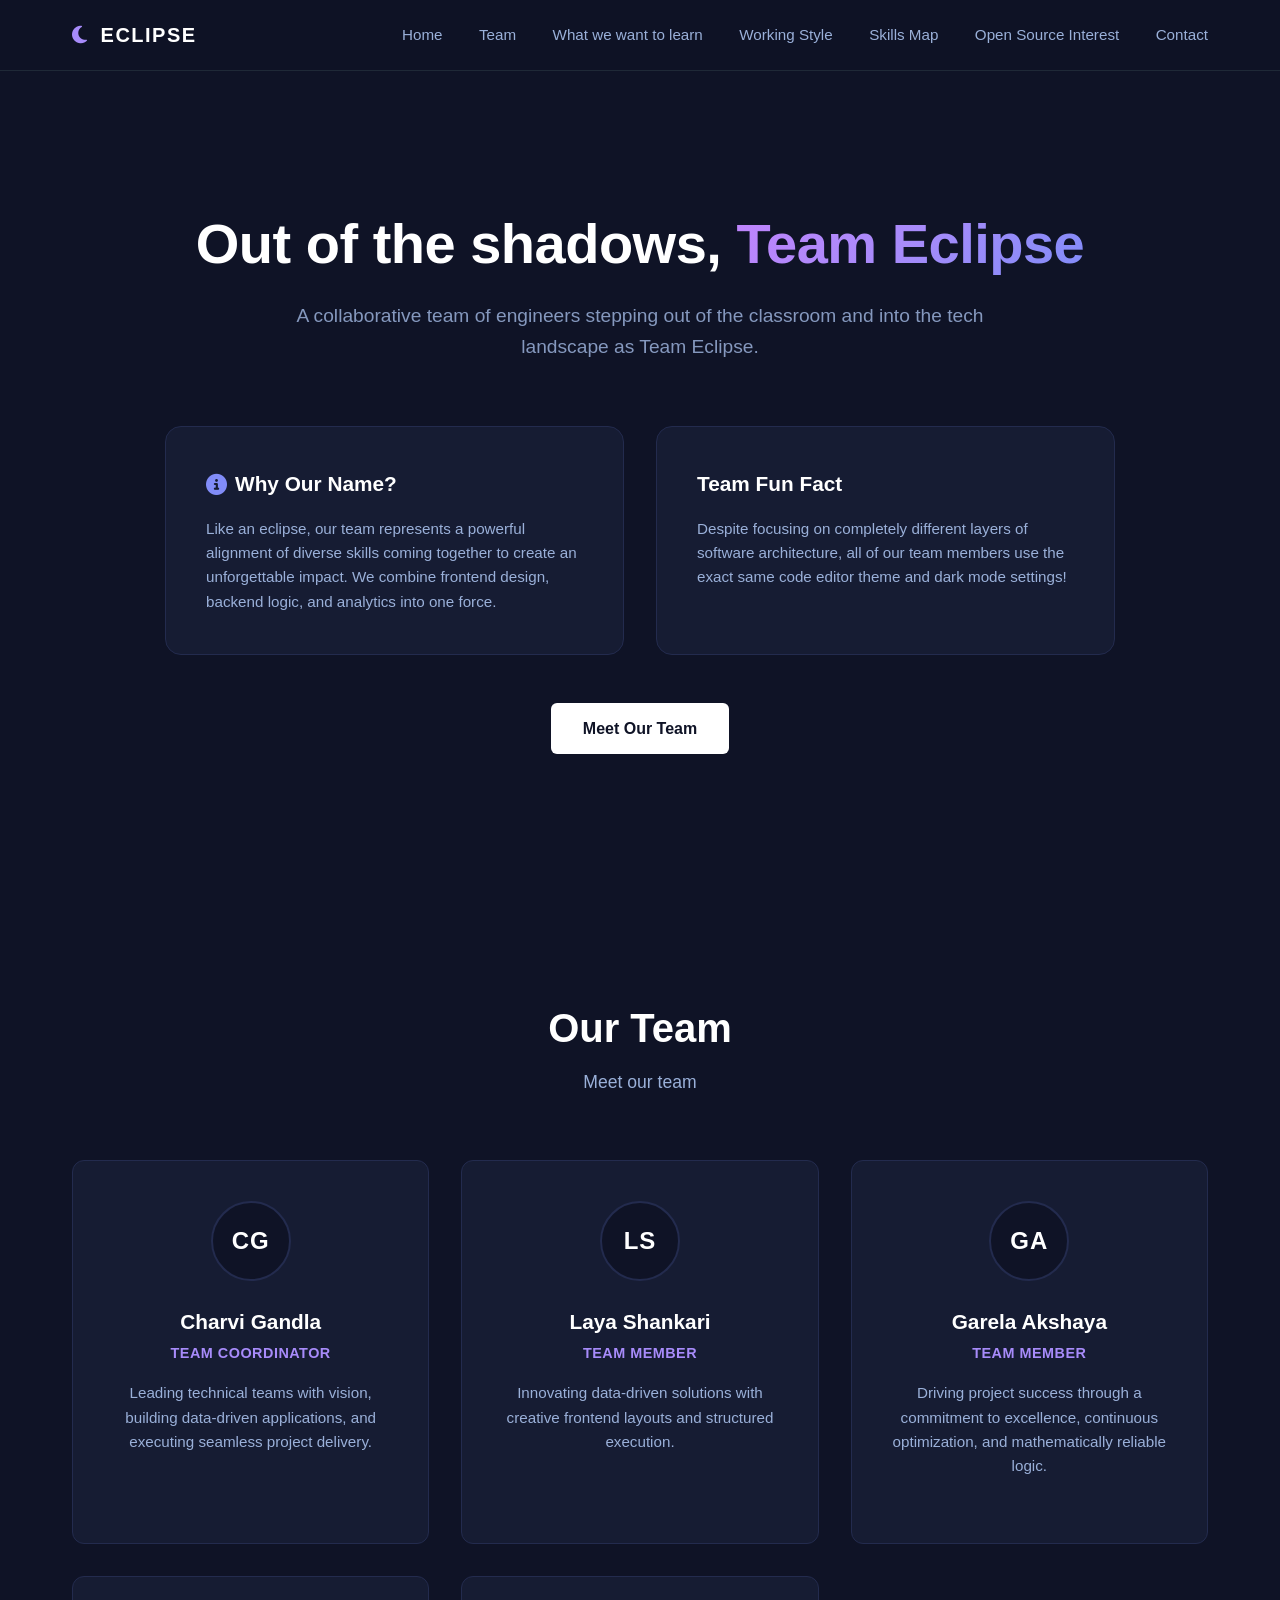
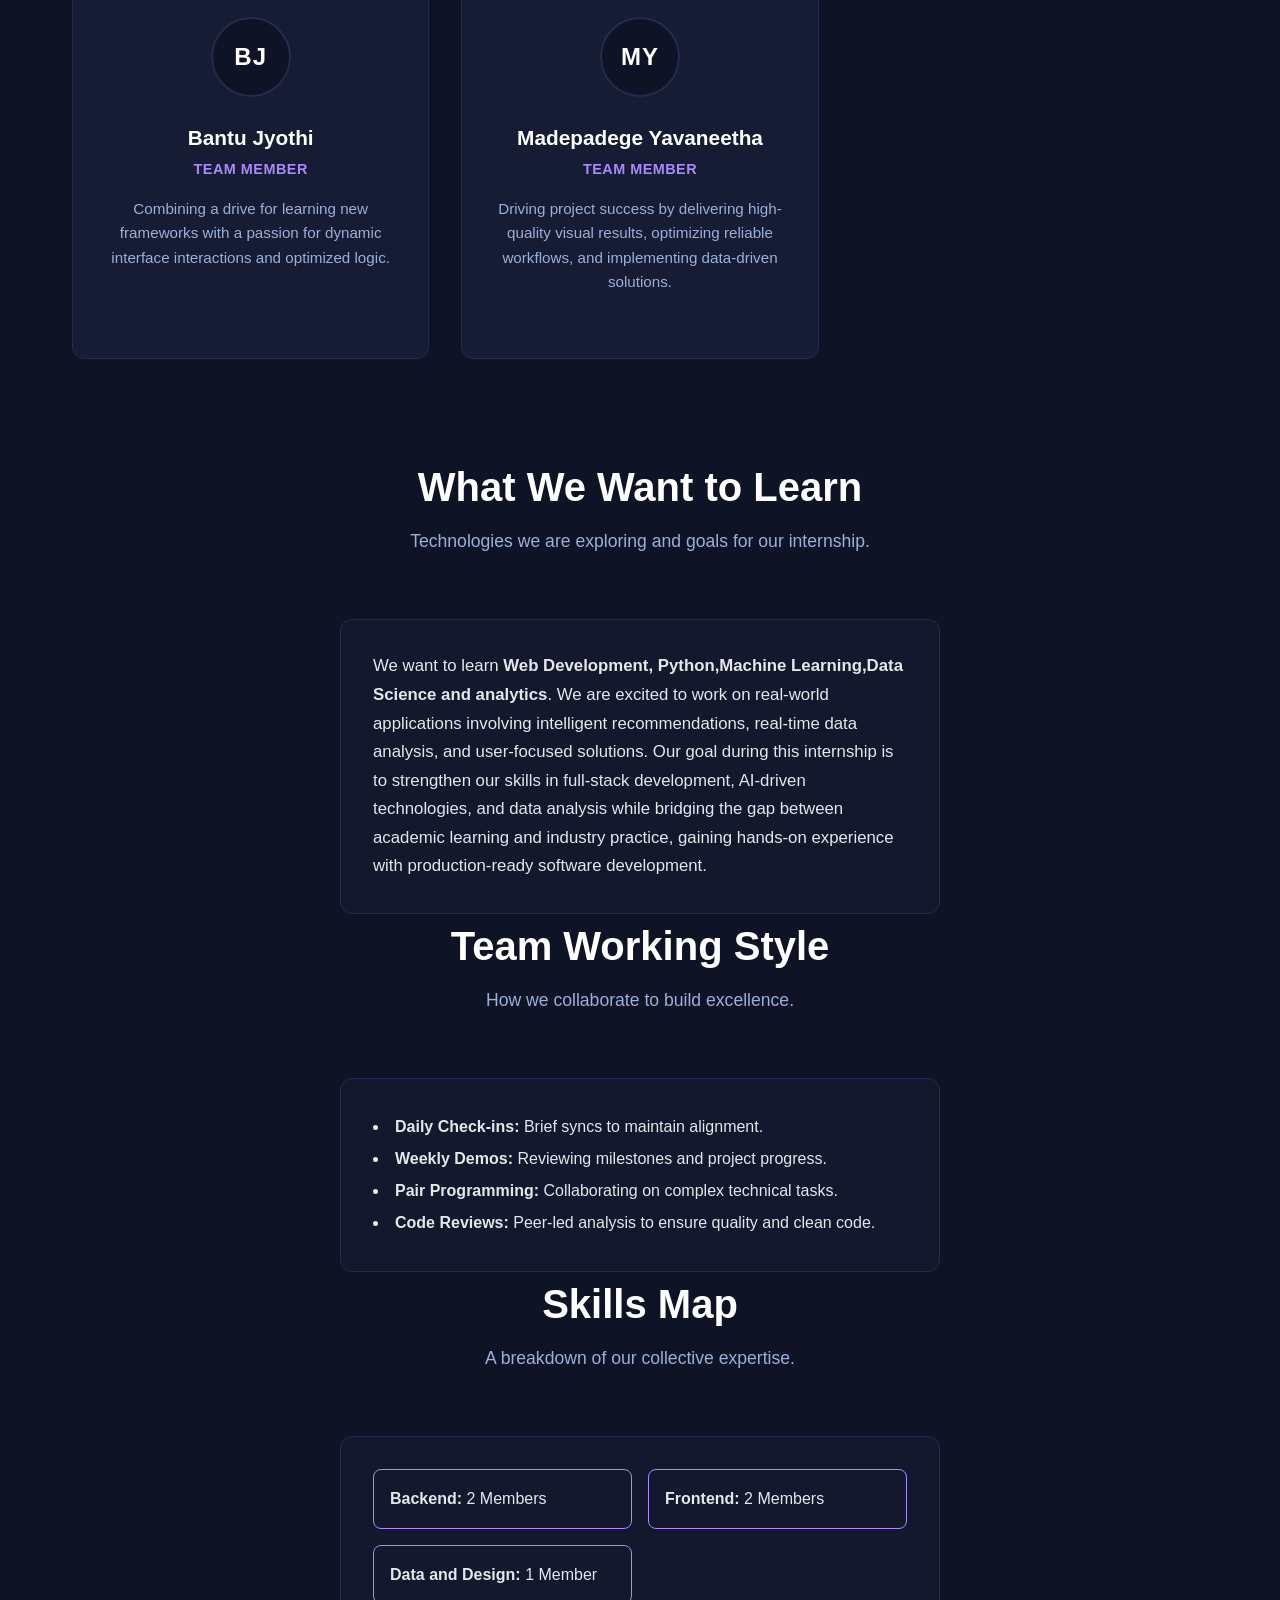
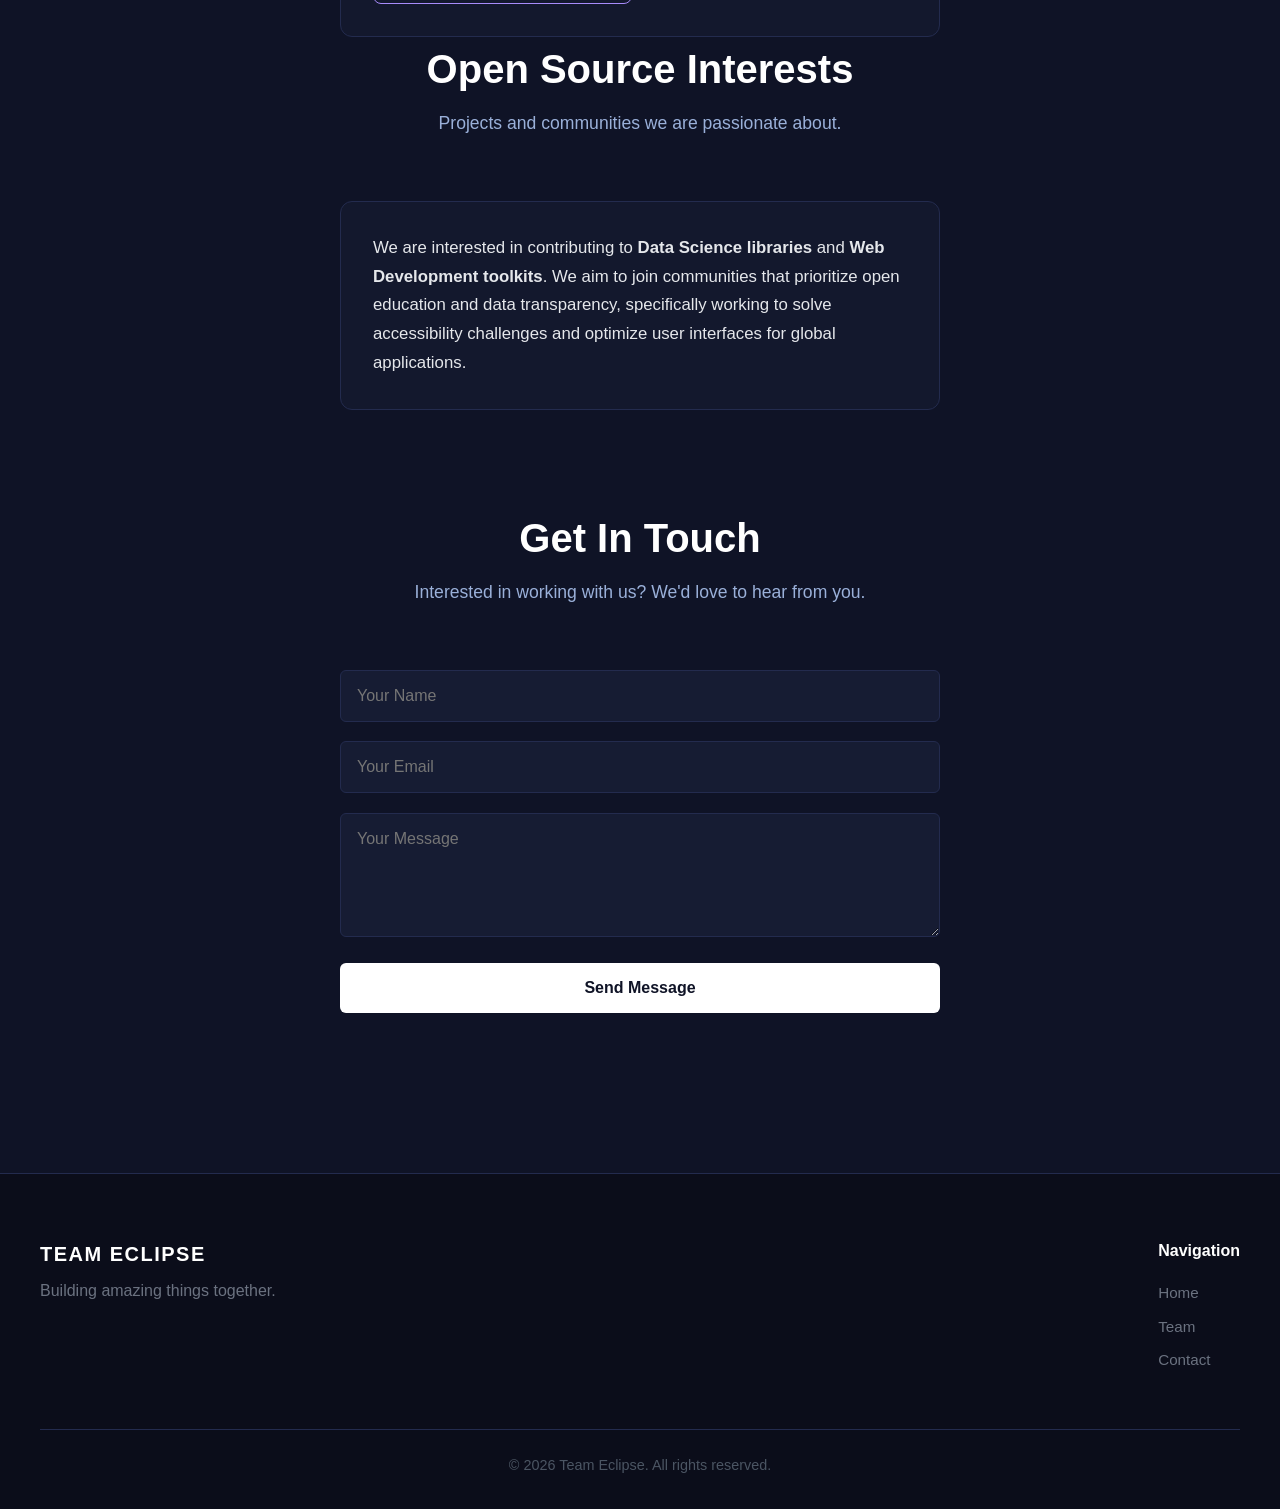
<file: index.html>
<!DOCTYPE html>
<html lang="en">
<head>
    <meta charset="UTF-8">
    <meta name="viewport" content="width=device-width, initial-scale=1.0">
    <title>Eclipse | Portfolio</title>
    <link rel="stylesheet" href="https://cdnjs.cloudflare.com/ajax/libs/font-awesome/6.4.0/css/all.min.css">
    <link rel="stylesheet" href="style.css">
</head>
<body>

    <header class="navbar">
        <div class="nav-container">
            <a href="#" class="logo"><i class="fa-solid fa-moon"></i> ECLIPSE</a>
            <nav class="nav-links">
                <a href="#home">Home</a>
                <a href="#team">Team</a>
                <a href="#whatwewanttolearn">What we want to learn</a>
                <a href="#workingstyle">Working Style</a>
                <a href="#skillsmap">Skills Map</a>
                <a href="#opensourceinterest">Open Source Interest</a>
                <a href="#contact">Contact</a>
            </nav>
        </div>
    </header>

    <section id="home" class="hero">
        <div class="hero-content">
            <h1 class="hero-title">
                Out of the shadows, <span class="text-gradient">Team Eclipse</span>
            </h1>
            <p class="hero-subtitle">
                A collaborative team of engineers stepping out of the classroom and into the tech landscape as Team Eclipse.
            </p>
            
            <div class="hero-cards-container">
                <div class="hero-info-card">
                    <h3><i class="fa-solid fa-circle-info icon-purple"></i> Why Our Name?</h3>
                    <p>Like an eclipse, our team represents a powerful alignment of diverse skills coming together to create an unforgettable impact. We combine frontend design, backend logic, and analytics into one force.</p>
                </div>

                <div class="hero-info-card">
                    <h3>Team Fun Fact</h3>
                    <p>Despite focusing on completely different layers of software architecture, all of our team members use the exact same code editor theme and dark mode settings!</p>
                </div>
            </div>
            
            <div class="hero-action">
                <a href="#team" class="btn-primary">Meet Our Team</a>
            </div>
        </div>
    </section>

    <section id="team" class="team-section">
        <div class="section-header">
            <h2>Our Team</h2>
            <p>Meet our team</p>
        </div>

        <div class="team-grid">
            <div class="team-card">
                <a href="charvi.html">
                    <div class="avatar-placeholder">CG</div>
                    <h3>Charvi Gandla</h3>
                    <p class="role">Team Coordinator</p>
                    <p class="bio">Leading technical teams with vision, building data-driven applications, and executing seamless project delivery.</p>
                </a>
                
            </div>

            <div class="team-card">
                <a href="laya.html">
                    <div class="avatar-placeholder">LS</div>
                    <h3>Laya Shankari</h3>
                    <p class="role">Team Member</p>
                    <p class="bio">Innovating data-driven solutions with creative frontend layouts and structured execution.</p>
                </a>
                
            </div>

            <div class="team-card">
                <a href="akshaya.html">
                    <div class="avatar-placeholder">GA</div>
                    <h3>Garela Akshaya</h3>
                    <p class="role">Team Member</p>
                    <p class="bio">Driving project success through a commitment to excellence, continuous optimization, and mathematically reliable logic.</p>
                </a>
                
            </div>

            <div class="team-card">
                <a href="jyothi.html">
                    <div class="avatar-placeholder">BJ</div>
                    <h3>Bantu Jyothi</h3>
                    <p class="role">Team Member</p>
                    <p class="bio">Combining a drive for learning new frameworks with a passion for dynamic interface interactions and optimized logic.</p>
                </a>
                
            </div>

            <div class="team-card">
                <a href="yavaneetha.html">
                    <div class="avatar-placeholder">MY</div>
                    <h3>Madepadege Yavaneetha</h3>
                    <p class="role">Team Member</p>
                    <p class="bio">Driving project success by delivering high-quality visual results, optimizing reliable workflows, and implementing data-driven solutions.</p>
                </a>
                
            </div>
        </div>
    </section>

    <section id="whatwewanttolearn" class="What we want to learn">
    <div class="section-header">
        <h2>What We Want to Learn</h2>
        <p>Technologies we are exploring and goals for our internship.</p>
    </div>
    <div class="contact-container">
        <div class="card-block" style="background-color: rgba(22, 28, 51, 0.6); padding: 2rem; border-radius: 12px; border: 1px solid #232b4e;">
            <p style="color: #e5e7eb; line-height: 1.7; font-size: 1.05rem;">
                We want to learn <strong>Web Development, Python,Machine Learning,Data Science and analytics</strong>. We are excited to work on real-world applications involving intelligent recommendations, real-time data analysis, and user-focused solutions. Our goal during this internship is to strengthen our skills in full-stack development, AI-driven technologies, and data analysis while bridging the gap between academic learning and industry practice, gaining hands-on experience with production-ready software development.
            </p>
        </div>
    </div>
    </section>

    <section id="workingstyle" class="Working Style">
    <div class="section-header">
        <h2>Team Working Style</h2>
        <p>How we collaborate to build excellence.</p>
    </div>
    <div class="contact-container">
        <div class="card-block" style="background-color: rgba(22, 28, 51, 0.6); padding: 2rem; border-radius: 12px; border: 1px solid #232b4e;">
            <ul style="color: #e5e7eb; line-height: 2; list-style-position: inside;">
                <li><strong>Daily Check-ins:</strong> Brief syncs to maintain alignment.</li>
                <li><strong>Weekly Demos:</strong> Reviewing milestones and project progress.</li>
                <li><strong>Pair Programming:</strong> Collaborating on complex technical tasks.</li>
                <li><strong>Code Reviews:</strong> Peer-led analysis to ensure quality and clean code.</li>
            </ul>
        </div>
    </div>
    </section>

    <section id="skillsmap" class="Skills Map">
    <div class="section-header">
        <h2>Skills Map</h2>
        <p>A breakdown of our collective expertise.</p>
    </div>
    <div class="contact-container">
        <div class="card-block" style="background-color: rgba(22, 28, 51, 0.6); padding: 2rem; border-radius: 12px; border: 1px solid #232b4e;">
            <div style="display: grid; grid-template-columns: repeat(auto-fit, minmax(200px, 1fr)); gap: 1rem; color: #e5e7eb;">
                <div style="padding: 1rem; border: 1px solid #a78bfa; border-radius: 8px;"><strong>Backend:</strong> 2 Members</div>
                <div style="padding: 1rem; border: 1px solid #a78bfa; border-radius: 8px;"><strong>Frontend:</strong> 2 Members</div>
                <div style="padding: 1rem; border: 1px solid #a78bfa; border-radius: 8px;"><strong>Data and Design:</strong> 1 Member</div>
            
            </div>
        </div>
    </div>
    </section>

    <section id="opensourceinterest" class="Open Source Interest">
    <div class="section-header">
        <h2>Open Source Interests</h2>
        <p>Projects and communities we are passionate about.</p>
    </div>
    <div class="contact-container">
        <div class="card-block" style="background-color: rgba(22, 28, 51, 0.6); padding: 2rem; border-radius: 12px; border: 1px solid #232b4e;">
            <p style="color: #e5e7eb; line-height: 1.7; font-size: 1.05rem;">
                We are interested in contributing to <strong>Data Science libraries</strong> and <strong>Web Development toolkits</strong>. We aim to join communities that prioritize open education and data transparency, specifically working to solve accessibility challenges and optimize user interfaces for global applications.
            </p>
        </div>
    </div>
    </section>

    <section id="contact" class="contact-section">
        <div class="section-header">
            <h2>Get In Touch</h2>
            <p>Interested in working with us? We'd love to hear from you.</p>
        </div>
        <div class="contact-container">
            <form class="contact-form" action="#" method="POST">
                <div class="form-group">
                    <input type="text" placeholder="Your Name" required>
                </div>
                <div class="form-group">
                    <input type="email" placeholder="Your Email" required>
                </div>
                <div class="form-group">
                    <textarea rows="5" placeholder="Your Message" required></textarea>
                </div>
                <button type="submit" class="btn-submit">Send Message</button>
            </form>
        </div>
    </section>

    <footer class="footer">
        <div class="footer-container">
            <div class="footer-brand">
                <a href="#" class="logo">TEAM ECLIPSE</a>
                <p>Building amazing things together.</p>
            </div>
            <div class="footer-nav">
                <h4>Navigation</h4>
                <ul>
                    <li><a href="#home">Home</a></li>
                    <li><a href="#team">Team</a></li>
                    <li><a href="#contact">Contact</a></li>
                </ul>
            </div>
        </div>
        <div class="footer-bottom">
            <p>&copy; 2026 Team Eclipse. All rights reserved.</p>
        </div>
    </footer>

</body>
</html>
</file>
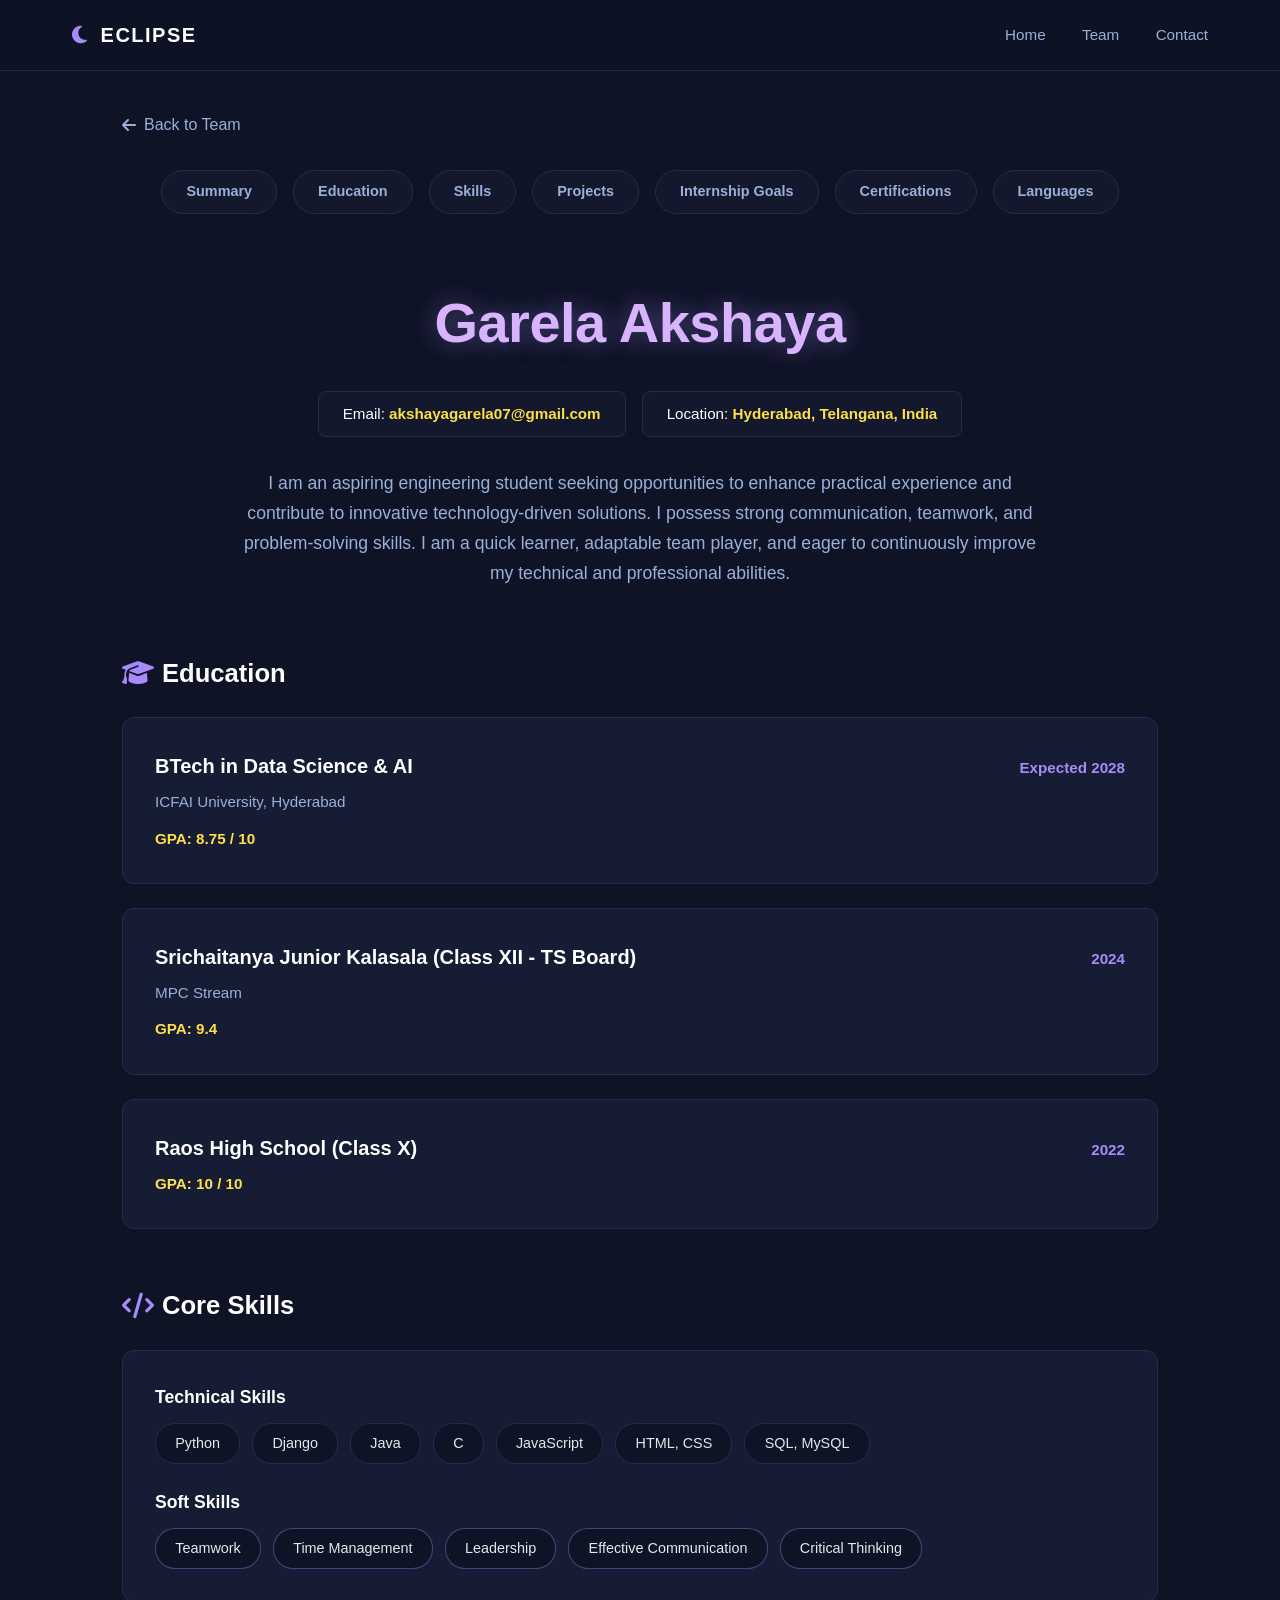
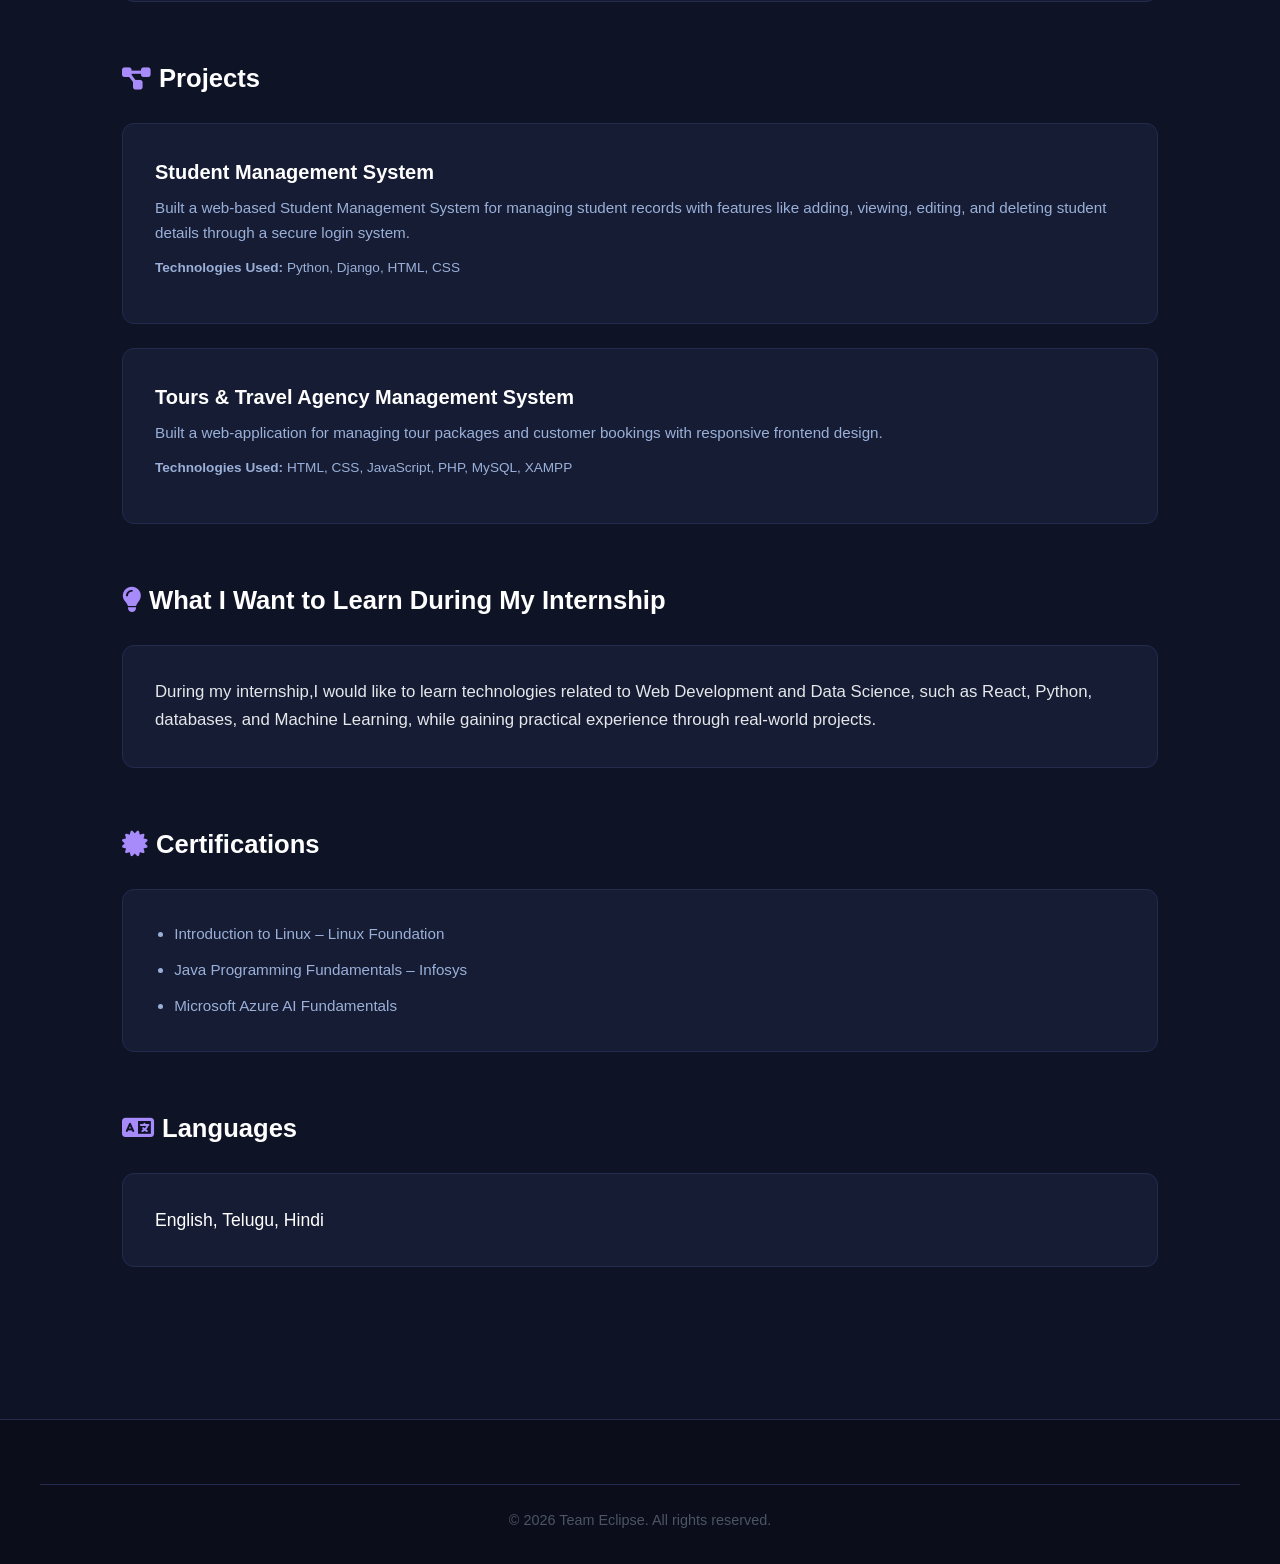
<file: akshaya.html>
<!DOCTYPE html>
<html lang="en">
<head>
    <meta charset="UTF-8">
    <meta name="viewport" content="width=device-width, initial-scale=1.0">
    <title>Garela Akshaya | Portfolio</title>
    <link rel="stylesheet" href="https://cdnjs.cloudflare.com/ajax/libs/font-awesome/6.4.0/css/all.min.css">
    <link rel="stylesheet" href="style.css">
    <style>
        /* --- COSMIC DARK PORTFOLIO STYLES --- */
        body {
            background-color: #0f1326;
            color: #f3f4f6;
            padding-top: 80px;
        }

        .profile-container {
            max-width: 1100px;
            margin: 0 auto;
            padding: 2rem;
        }

        /* Nav Section Indicators */
        .profile-nav-tabs {
            display: flex;
            justify-content: center;
            flex-wrap: wrap;
            gap: 1rem;
            margin-bottom: 4rem;
        }

        .tab-btn {
            background-color: rgba(22, 28, 51, 0.6);
            border: 1px solid #232b4e;
            color: #9ab0d9;
            padding: 0.6rem 1.5rem;
            border-radius: 30px;
            font-size: 0.9rem;
            font-weight: 600;
            text-decoration: none;
            transition: all 0.3s ease;
        }

        .tab-btn:hover {
            border-color: #a78bfa;
            color: #ffffff;
            box-shadow: 0 0 10px rgba(167, 139, 250, 0.2);
        }

        /* Hero Information Section */
        .profile-hero {
            text-align: center;
            margin-bottom: 4rem;
        }

        .profile-name {
            font-size: 3.5rem;
            font-weight: 800;
            color: #d8b4fe; /* Bright neon tint */
            text-shadow: 0 0 25px rgba(167, 139, 250, 0.45);
            margin-bottom: 1.5rem;
            letter-spacing: -0.5px;
        }

        .profile-links {
            display: flex;
            justify-content: center;
            gap: 1rem;
            margin-bottom: 2rem;
            flex-wrap: wrap;
        }

        .link-badge {
            background-color: rgba(22, 28, 51, 0.6);
            border: 1px solid #232b4e;
            padding: 0.6rem 1.5rem;
            border-radius: 8px;
            font-size: 0.95rem;
            color: #ffffff;
        }

        .link-badge span {
            color: #fde047; /* Yellow highlight text */
            font-weight: 600;
        }

        /* Content Structure Layouts */
        .info-grid-section {
            margin-bottom: 3.5rem;
            scroll-margin-top: 100px;
        }

        .section-title {
            font-size: 1.6rem;
            color: #ffffff;
            margin-bottom: 1.5rem;
            display: flex;
            align-items: center;
            gap: 0.5rem;
        }

        .section-title i {
            color: #a78bfa;
        }

        .card-block {
            background-color: #161c33;
            border: 1px solid #232b4e;
            border-radius: 12px;
            padding: 2rem;
            margin-bottom: 1.5rem;
        }

        .card-header-row {
            display: flex;
            justify-content: space-between;
            align-items: baseline;
            flex-wrap: wrap;
            margin-bottom: 0.5rem;
            gap: 0.5rem;
        }

        .card-main-title {
            font-size: 1.25rem;
            color: #ffffff;
            font-weight: 700;
        }

        .card-right-meta {
            color: #a78bfa;
            font-weight: 600;
            font-size: 0.95rem;
        }

        .card-subtitle {
            color: #9ab0d9;
            font-size: 0.95rem;
            margin-bottom: 0.75rem;
        }

        .card-body-text {
            color: #9ab0d9;
            font-size: 0.95rem;
            line-height: 1.6;
        }

        /* Skill Item Pill Layouts */
        .skills-container {
            display: flex;
            flex-direction: column;
            gap: 1.5rem;
        }

        .skills-group-title {
            color: #ffffff;
            font-size: 1.1rem;
            font-weight: 600;
            margin-bottom: 0.75rem;
        }

        .skills-flex-list {
            display: flex;
            flex-wrap: wrap;
            gap: 0.75rem;
            list-style: none;
            padding-left: 0;
            margin: 0;
        }

        .skill-pill-tag {
            background-color: #0f1326;
            border: 1px solid #232b4e;
            color: #e5e7eb;
            padding: 0.5rem 1.2rem;
            border-radius: 20px;
            font-size: 0.9rem;
            transition: border-color 0.3s;
        }

        .skill-pill-tag:hover {
            border-color: #a78bfa;
        }

        .back-home-link {
            display: inline-flex;
            align-items: center;
            gap: 0.5rem;
            color: #9ab0d9;
            margin-bottom: 2rem;
            font-weight: 500;
            text-decoration: none;
        }

        .back-home-link:hover {
            color: #ffffff;
        }
    </style>
</head>
<body>

    <header class="navbar">
        <div class="nav-container">
            <a href="index.html" class="logo"><i class="fa-solid fa-moon"></i> ECLIPSE</a>
            <nav class="nav-links">
                <a href="index.html#home">Home</a>
                <a href="index.html#team">Team</a>
                <a href="index.html#contact">Contact</a>
            </nav>
        </div>
    </header>

    <div class="profile-container">
        
        <a href="index.html#team" class="back-home-link"><i class="fa-solid fa-arrow-left"></i> Back to Team</a>

        <div class="profile-nav-tabs">
            <a href="#summary" class="tab-btn">Summary</a>
            <a href="#education" class="tab-btn">Education</a>
            <a href="#skills" class="tab-btn">Skills</a>
            <a href="#projects" class="tab-btn">Projects</a>
            <a href="#internship-goals" class="tab-btn">Internship Goals</a>
            <a href="#certifications" class="tab-btn">Certifications</a>
            <a href="#languages" class="tab-btn">Languages</a>
        </div>

        <section class="profile-hero" id="summary">
            <h1 class="profile-name">Garela Akshaya</h1>
            
            <div class="profile-links">
                <div class="link-badge">Email: <span>akshayagarela07@gmail.com</span></div>
                
                <div class="link-badge">Location: <span>Hyderabad, Telangana, India</span></div>
            </div>

            <div style="max-width: 800px; margin-left: auto; margin-right: auto;">
                <p class="card-body-text" style="font-size: 1.1rem; line-height: 1.7;">
                    I am an aspiring engineering student seeking opportunities to enhance practical experience and contribute to innovative technology-driven solutions. I possess strong communication, teamwork, and problem-solving skills. I am a quick learner, adaptable team player, and eager to continuously improve my technical and professional abilities.
                </p>
            </div>
        </section>

        <section class="info-grid-section" id="education">
            <h2 class="section-title"><i class="fa-solid fa-graduation-cap"></i> Education</h2>
            
            <div class="card-block">
                <div class="card-header-row">
                    <div class="card-main-title">BTech in Data Science & AI</div>
                    <div class="card-right-meta">Expected 2028</div>
                </div>
                <div class="card-subtitle">ICFAI University, Hyderabad</div>
                <div class="card-right-meta" style="color: #fde047;">GPA: 8.75 / 10</div>
            </div>

            <div class="card-block">
                <div class="card-header-row">
                    <div class="card-main-title">Srichaitanya Junior Kalasala (Class XII - TS Board)</div>
                    <div class="card-right-meta">2024</div>
                </div>
                <div class="card-subtitle">MPC Stream</div>
                <div class="card-right-meta" style="color: #fde047;">GPA: 9.4</div>
            </div>

            <div class="card-block">
                <div class="card-header-row">
                    <div class="card-main-title">Raos High School (Class X)</div>
                    <div class="card-right-meta">2022</div>
                </div>
                <div class="card-right-meta" style="color: #fde047;">GPA: 10 / 10</div>
            </div>
        </section>

        <section class="info-grid-section" id="skills">
            <h2 class="section-title"><i class="fa-solid fa-code"></i> Core Skills</h2>
            <div class="card-block">
                <div class="skills-container">
                    <div>
                        <div class="skills-group-title">Technical Skills</div>
                        <ul class="skills-flex-list">
                            <li class="skill-pill-tag">Python</li>
                            <li class="skill-pill-tag">Django</li>
                            <li class="skill-pill-tag">Java</li>
                            <li class="skill-pill-tag">C</li>
                            <li class="skill-pill-tag">JavaScript</li>
                            <li class="skill-pill-tag">HTML, CSS</li>
                            <li class="skill-pill-tag">SQL, MySQL</li>
                        </ul>
                    </div>
                    <div>
                        <div class="skills-group-title">Soft Skills</div>
                        <ul class="skills-flex-list">
                            <li class="skill-pill-tag" style="border-color: rgba(167, 139, 250, 0.4);">Teamwork</li>
                            <li class="skill-pill-tag" style="border-color: rgba(167, 139, 250, 0.4);">Time Management</li>
                            <li class="skill-pill-tag" style="border-color: rgba(167, 139, 250, 0.4);">Leadership</li>
                            <li class="skill-pill-tag" style="border-color: rgba(167, 139, 250, 0.4);">Effective Communication</li>
                            <li class="skill-pill-tag" style="border-color: rgba(167, 139, 250, 0.4);">Critical Thinking</li>
                        </ul>
                    </div>
                </div>
            </div>
        </section>

        <section class="info-grid-section" id="projects">
            <h2 class="section-title"><i class="fa-solid fa-diagram-project"></i> Projects</h2>
            
            <div class="card-block">
                <div class="card-header-row">
                    <div class="card-main-title">Student Management System</div>
                </div>
                <p class="card-body-text" style="margin-bottom: 0.75rem;">Built a web-based Student Management System for managing student records with features like adding, viewing, editing, and deleting student details through a secure login system.</p>
                <div class="card-subtitle" style="font-size: 0.85rem;"><strong>Technologies Used:</strong> Python, Django, HTML, CSS</div>
            </div>

            <div class="card-block">
                <div class="card-header-row">
                    <div class="card-main-title">Tours & Travel Agency Management System</div>
                </div>
                <p class="card-body-text" style="margin-bottom: 0.75rem;">Built a web-application for managing tour packages and customer bookings with responsive frontend design.</p>
                <div class="card-subtitle" style="font-size: 0.85rem;"><strong>Technologies Used:</strong> HTML, CSS, JavaScript, PHP, MySQL, XAMPP</div>
            </div>
        </section>

        <section class="info-grid-section" id="internship-goals">
            <h2 class="section-title"><i class="fa-solid fa-lightbulb"></i> What I Want to Learn During My Internship</h2>
            <div class="card-block">
                <p class="card-body-text" style="font-size: 1.05rem; line-height: 1.7; color: #e5e7eb;">
                     During my internship,I would like to learn technologies related to Web Development and Data Science, such as React, Python, databases, and Machine Learning, while gaining practical experience through real-world projects.
                </p>
            </div>
        </section>

        <section class="info-grid-section" id="certifications">
            <h2 class="section-title"><i class="fa-solid fa-certificate"></i> Certifications</h2>
            <div class="card-block">
                <ul class="card-body-text" style="padding-left: 1.2rem; display: flex; flex-direction: column; gap: 0.75rem;">
                    <li>Introduction to Linux – Linux Foundation</li>
                    <li>Java Programming Fundamentals – Infosys</li>
                    <li>Microsoft Azure AI Fundamentals</li>
                </ul>
            </div>
        </section>

        <section class="info-grid-section" id="languages">
            <h2 class="section-title"><i class="fa-solid fa-language"></i> Languages</h2>
            <div class="card-block">
                <p class="card-body-text" style="font-size: 1.1rem; color: #ffffff; font-weight: 500;">
                    English, Telugu, Hindi
                </p>
            </div>
        </section>

    </div>

    <footer class="footer">
        <div class="footer-bottom">
            <p>&copy; 2026 Team Eclipse. All rights reserved.</p>
        </div>
    </footer>

</body>
</html>
</file>
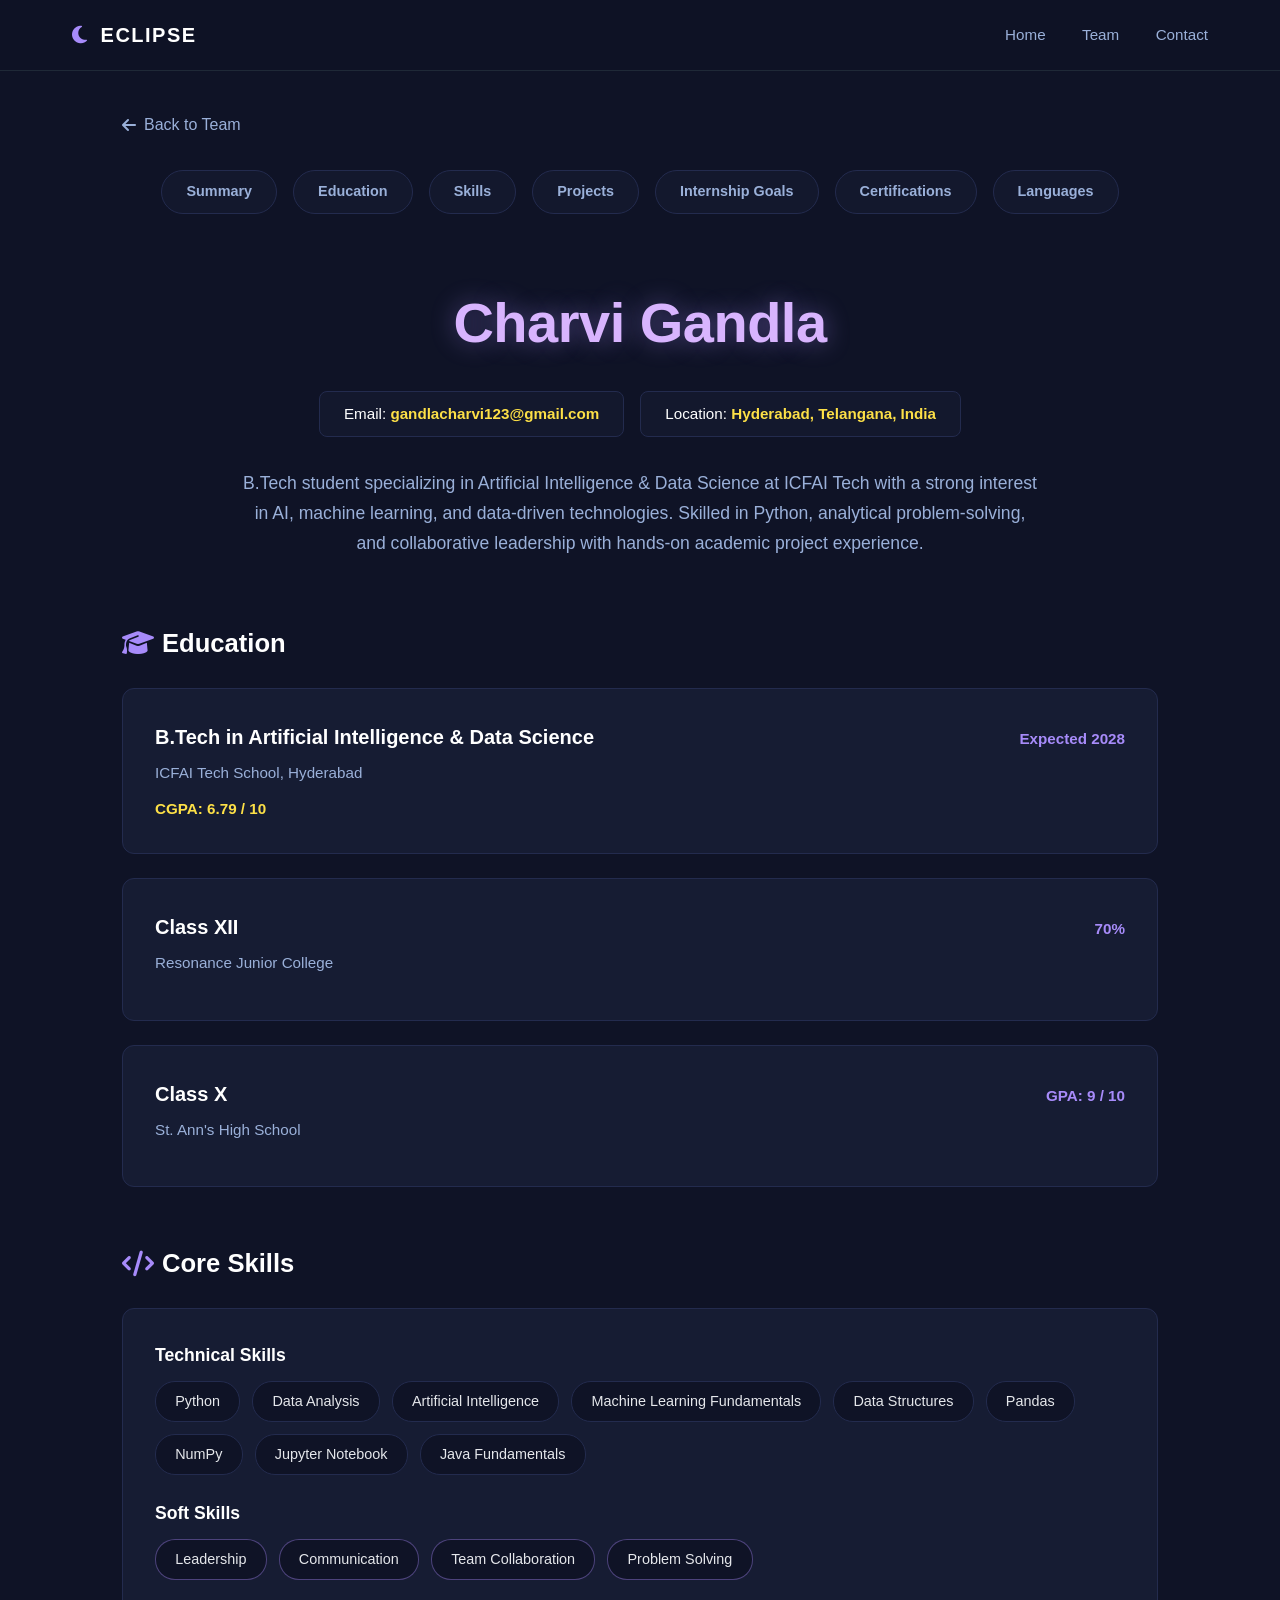
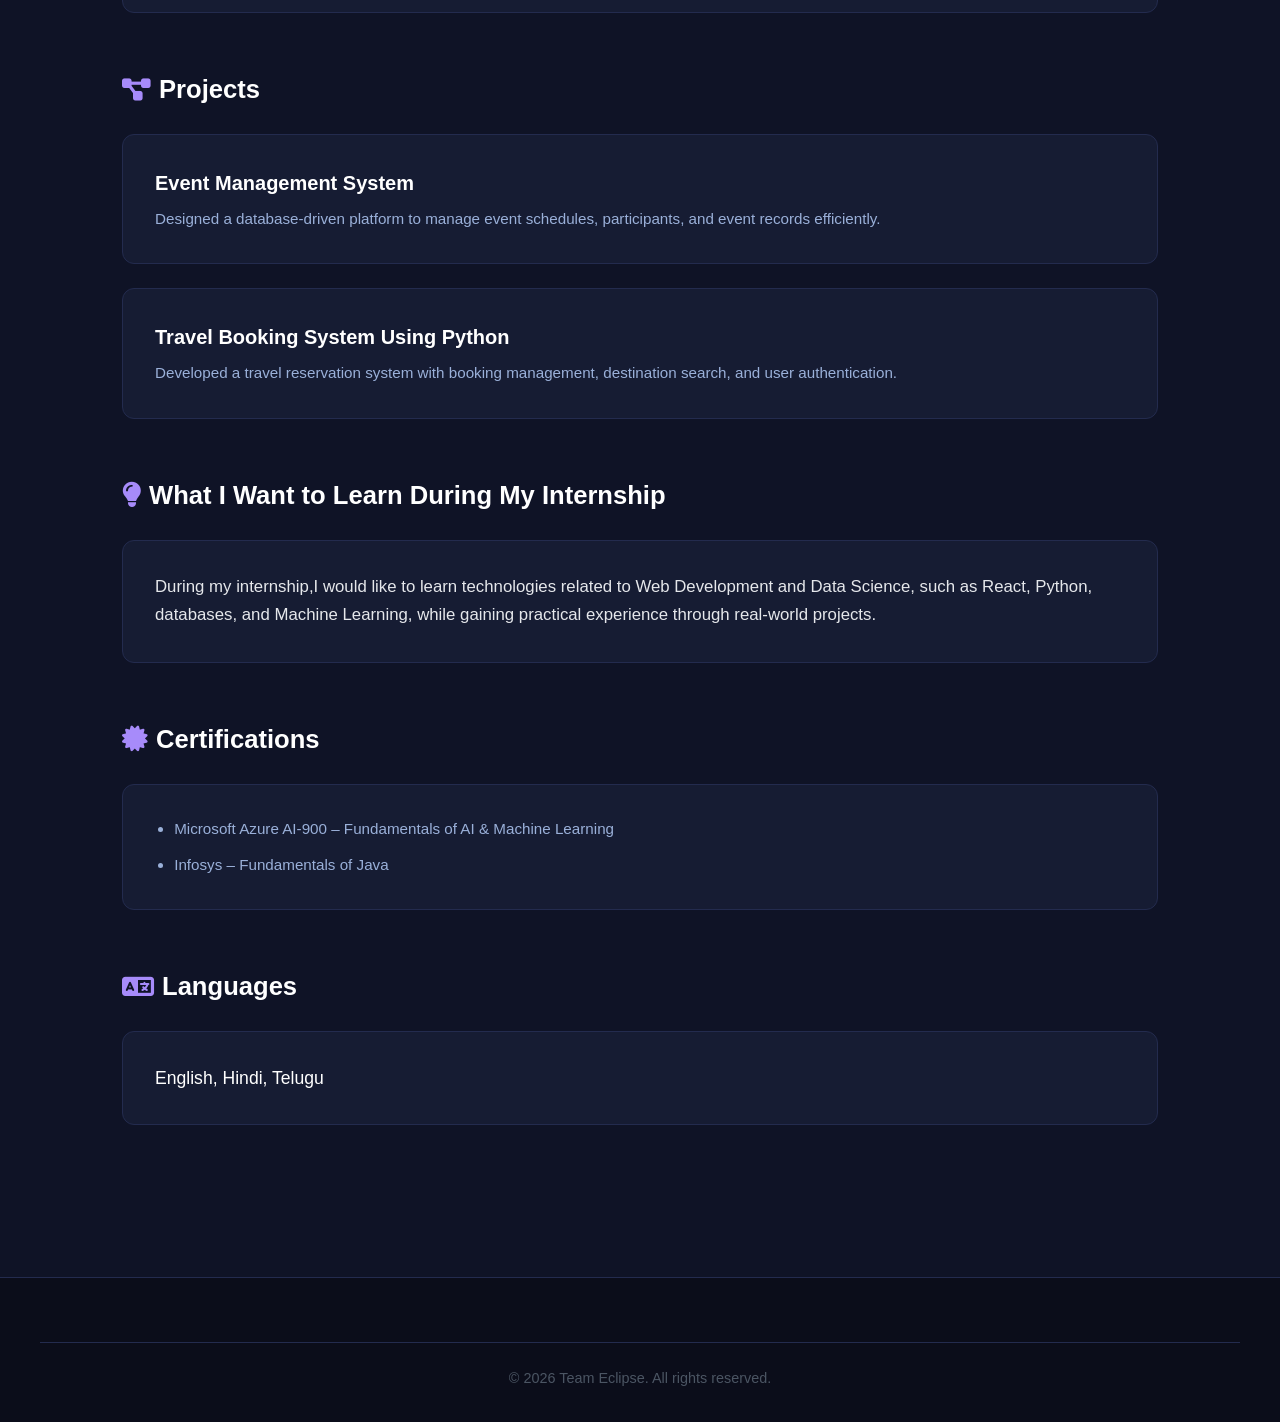
<file: charvi.html>
<!DOCTYPE html>
<html lang="en">
<head>
    <meta charset="UTF-8">
    <meta name="viewport" content="width=device-width, initial-scale=1.0">
    <title>Charvi Gandla | Portfolio</title>
    <link rel="stylesheet" href="https://cdnjs.cloudflare.com/ajax/libs/font-awesome/6.4.0/css/all.min.css">
    <link rel="stylesheet" href="style.css">
    <style>
        /* --- COSMIC DARK PORTFOLIO STYLES --- */
        body {
            background-color: #0f1326;
            color: #f3f4f6;
            padding-top: 80px;
        }

        .profile-container {
            max-width: 1100px;
            margin: 0 auto;
            padding: 2rem;
        }

        /* Nav Section Indicators */
        .profile-nav-tabs {
            display: flex;
            justify-content: center;
            flex-wrap: wrap;
            gap: 1rem;
            margin-bottom: 4rem;
        }

        .tab-btn {
            background-color: rgba(22, 28, 51, 0.6);
            border: 1px solid #232b4e;
            color: #9ab0d9;
            padding: 0.6rem 1.5rem;
            border-radius: 30px;
            font-size: 0.9rem;
            font-weight: 600;
            transition: all 0.3s ease;
        }

        .tab-btn:hover {
            border-color: #a78bfa;
            color: #ffffff;
            box-shadow: 0 0 10px rgba(167, 139, 250, 0.2);
        }

        /* Hero Information Section */
        .profile-hero {
            text-align: center;
            margin-bottom: 4rem;
        }

        .profile-name {
            font-size: 3.5rem;
            font-weight: 800;
            color: #d8b4fe; /* Bright neon tint */
            text-shadow: 0 0 25px rgba(167, 139, 250, 0.45);
            margin-bottom: 1.5rem;
            letter-spacing: -0.5px;
        }

        .profile-links {
            display: flex;
            justify-content: center;
            gap: 1rem;
            margin-bottom: 2rem;
            flex-wrap: wrap;
        }

        .link-badge {
            background-color: rgba(22, 28, 51, 0.6);
            border: 1px solid #232b4e;
            padding: 0.6rem 1.5rem;
            border-radius: 8px;
            font-size: 0.95rem;
            color: #ffffff;
        }

        .link-badge span {
            color: #fde047; /* Yellow highlight text matching image */
            font-weight: 600;
        }

        /* Content Structure Layouts */
        .info-grid-section {
            margin-bottom: 3.5rem;
            scroll-margin-top: 100px;
        }

        .section-title {
            font-size: 1.6rem;
            color: #ffffff;
            margin-bottom: 1.5rem;
            display: flex;
            align-items: center;
            gap: 0.5rem;
        }

        .section-title i {
            color: #a78bfa;
        }

        .card-block {
            background-color: #161c33;
            border: 1px solid #232b4e;
            border-radius: 12px;
            padding: 2rem;
            margin-bottom: 1.5rem;
        }

        .card-header-row {
            display: flex;
            justify-content: space-between;
            align-items: baseline;
            flex-wrap: wrap;
            margin-bottom: 0.5rem;
            gap: 0.5rem;
        }

        .card-main-title {
            font-size: 1.25rem;
            color: #ffffff;
            font-weight: 700;
        }

        .card-right-meta {
            color: #a78bfa;
            font-weight: 600;
            font-size: 0.95rem;
        }

        .card-subtitle {
            color: #9ab0d9;
            font-size: 0.95rem;
            margin-bottom: 0.75rem;
        }

        .card-body-text {
            color: #9ab0d9;
            font-size: 0.95rem;
            line-height: 1.6;
        }

        /* Skill Item Pill Layouts */
        .skills-container {
            display: flex;
            flex-direction: column;
            gap: 1.5rem;
        }

        .skills-group-title {
            color: #ffffff;
            font-size: 1.1rem;
            font-weight: 600;
            margin-bottom: 0.75rem;
        }

        .skills-flex-list {
            display: flex;
            flex-wrap: wrap;
            gap: 0.75rem;
            list-style: none;
        }

        .skill-pill-tag {
            background-color: #0f1326;
            border: 1px solid #232b4e;
            color: #e5e7eb;
            padding: 0.5rem 1.2rem;
            border-radius: 20px;
            font-size: 0.9rem;
            transition: border-color 0.3s;
        }

        .skill-pill-tag:hover {
            border-color: #a78bfa;
        }

        .back-home-link {
            display: inline-flex;
            align-items: center;
            gap: 0.5rem;
            color: #9ab0d9;
            margin-bottom: 2rem;
            font-weight: 500;
        }

        .back-home-link:hover {
            color: #ffffff;
        }
    </style>
</head>
<body>

    <header class="navbar">
        <div class="nav-container">
            <a href="index.html" class="logo"><i class="fa-solid fa-moon"></i> ECLIPSE</a>
            <nav class="nav-links">
                <a href="index.html#home">Home</a>
                <a href="index.html#team">Team</a>
                <a href="index.html#contact">Contact</a>
            </nav>
        </div>
    </header>

    <div class="profile-container">
        
        <a href="index.html#team" class="back-home-link"><i class="fa-solid fa-arrow-left"></i> Back to Team</a>

        <div class="profile-nav-tabs">
            <a href="#summary" class="tab-btn">Summary</a>
            <a href="#education" class="tab-btn">Education</a>
            <a href="#skills" class="tab-btn">Skills</a>
            <a href="#projects" class="tab-btn">Projects</a>
            <a href="#internship-goals" class="tab-btn">Internship Goals</a>
            <a href="#certifications" class="tab-btn">Certifications</a>
            <a href="#languages" class="tab-btn">Languages</a>
        </div>

        <section class="profile-hero" id="summary">
            <h1 class="profile-name">Charvi Gandla</h1>
            
            <div class="profile-links">
                <div class="link-badge">Email: <span>gandlacharvi123@gmail.com</span></div>
                
                <div class="link-badge">Location: <span>Hyderabad, Telangana, India</span></div>
            </div>

            <div style="max-width: 800px; margin-left: auto; margin-right: auto;">
                <p class="card-body-text" style="font-size: 1.1rem; line-height: 1.7;">
                    B.Tech student specializing in Artificial Intelligence & Data Science at ICFAI Tech with a strong interest in AI, machine learning, and data-driven technologies. Skilled in Python, analytical problem-solving, and collaborative leadership with hands-on academic project experience.
                </p>
            </div>
        </section>

        <section class="info-grid-section" id="education">
            <h2 class="section-title"><i class="fa-solid fa-graduation-cap"></i> Education</h2>
            
            <div class="card-block">
                <div class="card-header-row">
                    <div class="card-main-title">B.Tech in Artificial Intelligence & Data Science</div>
                    <div class="card-right-meta">Expected 2028</div>
                </div>
                <div class="card-subtitle">ICFAI Tech School, Hyderabad</div>
                <div class="card-right-meta" style="color: #fde047;">CGPA: 6.79 / 10</div>
            </div>

            <div class="card-block">
                <div class="card-header-row">
                    <div class="card-main-title">Class XII</div>
                    <div class="card-right-meta">70%</div>
                </div>
                <div class="card-subtitle">Resonance Junior College</div>
            </div>

            <div class="card-block">
                <div class="card-header-row">
                    <div class="card-main-title">Class X</div>
                    <div class="card-right-meta">GPA: 9 / 10</div>
                </div>
                <div class="card-subtitle">St. Ann's High School</div>
            </div>
        </section>

        <section class="info-grid-section" id="skills">
            <h2 class="section-title"><i class="fa-solid fa-code"></i> Core Skills</h2>
            <div class="card-block">
                <div class="skills-container">
                    <div>
                        <div class="skills-group-title">Technical Skills</div>
                        <ul class="skills-flex-list">
                            <li class="skill-pill-tag">Python</li>
                            <li class="skill-pill-tag">Data Analysis</li>
                            <li class="skill-pill-tag">Artificial Intelligence</li>
                            <li class="skill-pill-tag">Machine Learning Fundamentals</li>
                            <li class="skill-pill-tag">Data Structures</li>
                            <li class="skill-pill-tag">Pandas</li>
                            <li class="skill-pill-tag">NumPy</li>
                            <li class="skill-pill-tag">Jupyter Notebook</li>
                            <li class="skill-pill-tag">Java Fundamentals</li>
                        </ul>
                    </div>
                    <div>
                        <div class="skills-group-title">Soft Skills</div>
                        <ul class="skills-flex-list">
                            <li class="skill-pill-tag" style="border-color: rgba(167, 139, 250, 0.4);">Leadership</li>
                            <li class="skill-pill-tag" style="border-color: rgba(167, 139, 250, 0.4);">Communication</li>
                            <li class="skill-pill-tag" style="border-color: rgba(167, 139, 250, 0.4);">Team Collaboration</li>
                            <li class="skill-pill-tag" style="border-color: rgba(167, 139, 250, 0.4);">Problem Solving</li>
                        </ul>
                    </div>
                </div>
            </div>
        </section>

        <section class="info-grid-section" id="projects">
            <h2 class="section-title"><i class="fa-solid fa-diagram-project"></i> Projects</h2>
            
            <div class="card-block">
                <div class="card-header-row">
                    <div class="card-main-title">Event Management System</div>
                </div>
                <p class="card-body-text">Designed a database-driven platform to manage event schedules, participants, and event records efficiently.</p>
            </div>

            <div class="card-block">
                <div class="card-header-row">
                    <div class="card-main-title">Travel Booking System Using Python</div>
                </div>
                <p class="card-body-text">Developed a travel reservation system with booking management, destination search, and user authentication.</p>
            </div>
        </section>

        <section class="info-grid-section" id="internship-goals">
            <h2 class="section-title"><i class="fa-solid fa-lightbulb"></i> What I Want to Learn During My Internship</h2>
            <div class="card-block">
                <p class="card-body-text" style="font-size: 1.05rem; line-height: 1.7; color: #e5e7eb;">
                    During my internship,I would like to learn technologies related to Web Development and Data Science, such as React, Python, databases, and Machine Learning, while gaining practical experience through real-world projects.

                </p>
            </div>
        </section>

        <section class="info-grid-section" id="certifications">
            <h2 class="section-title"><i class="fa-solid fa-certificate"></i> Certifications</h2>
            <div class="card-block">
                <ul class="card-body-text" style="padding-left: 1.2rem; display: flex; flex-direction: column; gap: 0.75rem;">
                    <li>Microsoft Azure AI-900 – Fundamentals of AI & Machine Learning</li>
                    <li>Infosys – Fundamentals of Java</li>
                </ul>
            </div>
        </section>

        <section class="info-grid-section" id="languages">
            <h2 class="section-title"><i class="fa-solid fa-language"></i> Languages</h2>
            <div class="card-block">
                <p class="card-body-text" style="font-size: 1.1rem; color: #ffffff; font-weight: 500;">
                    English, Hindi, Telugu
                </p>
            </div>
        </section>

    </div>

    <footer class="footer">
        <div class="footer-bottom">
            <p>&copy; 2026 Team Eclipse. All rights reserved.</p>
        </div>
    </footer>

</body>
</html>
</file>
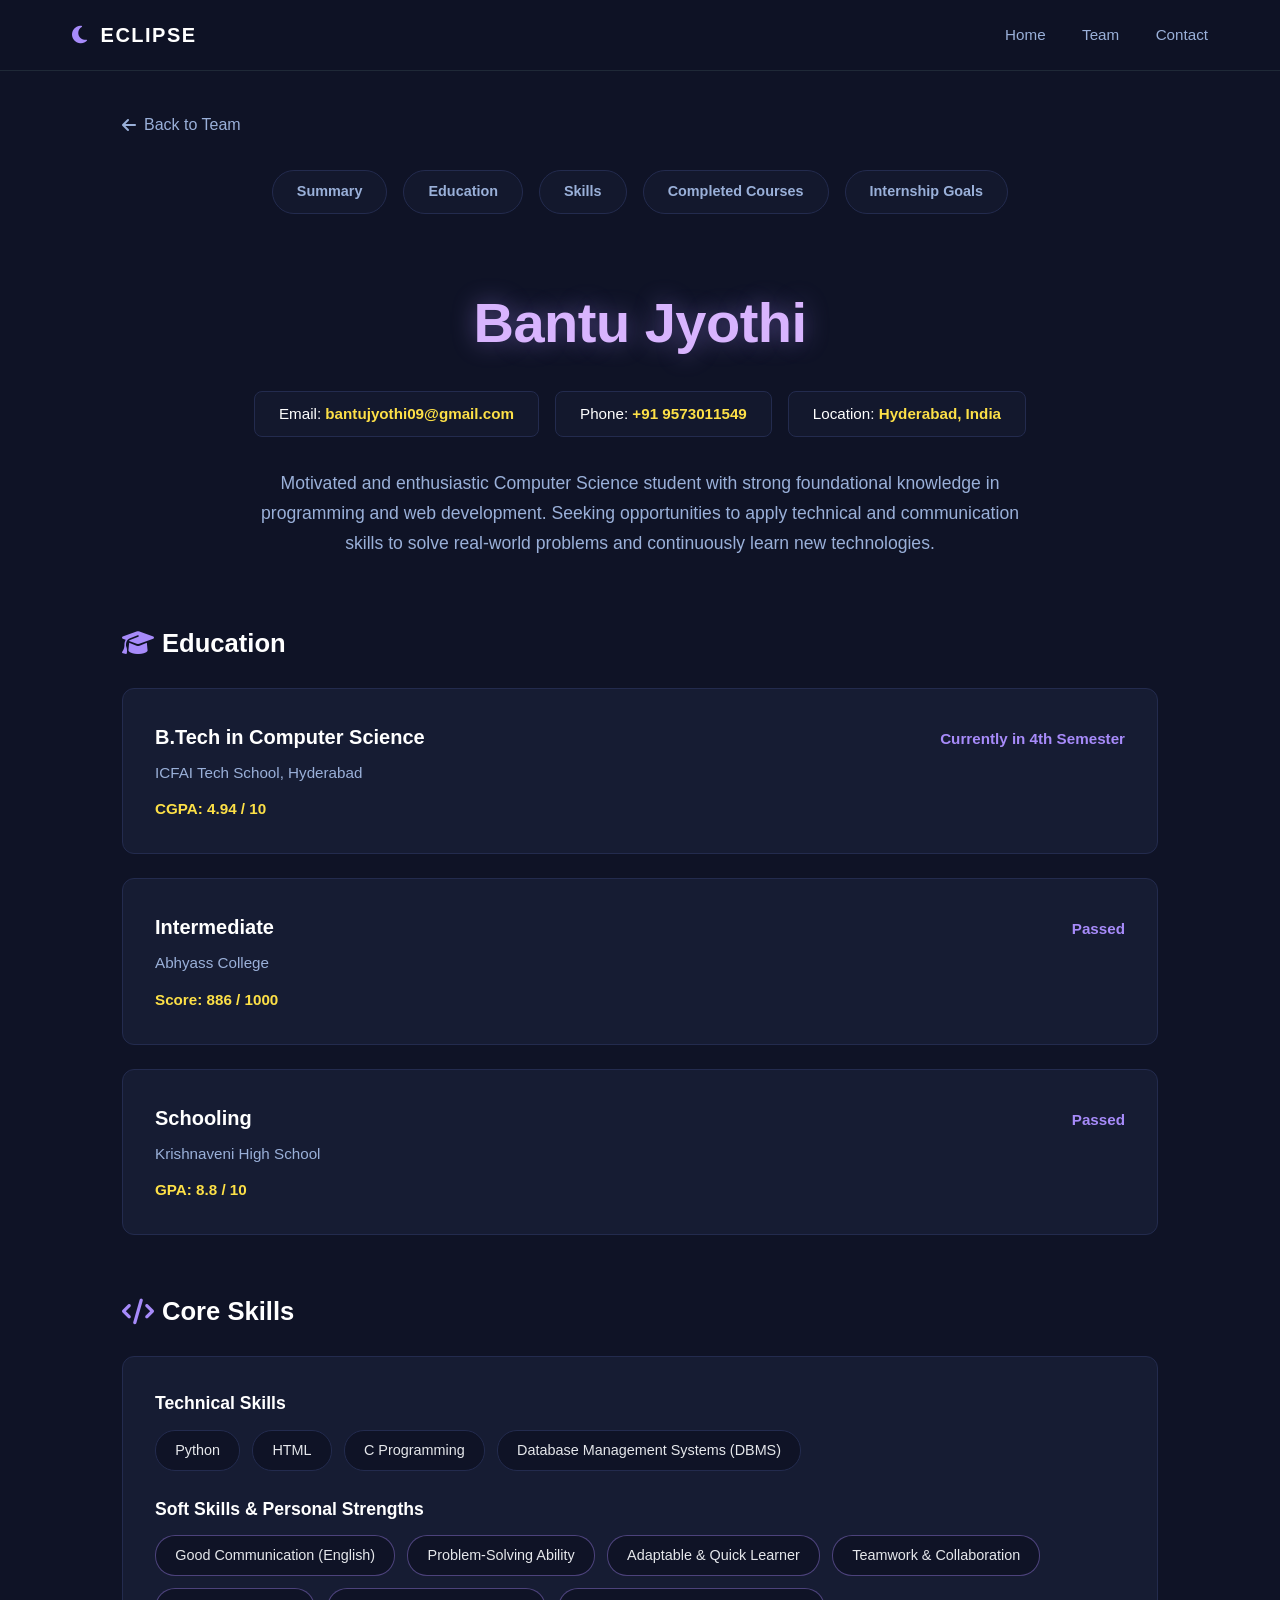
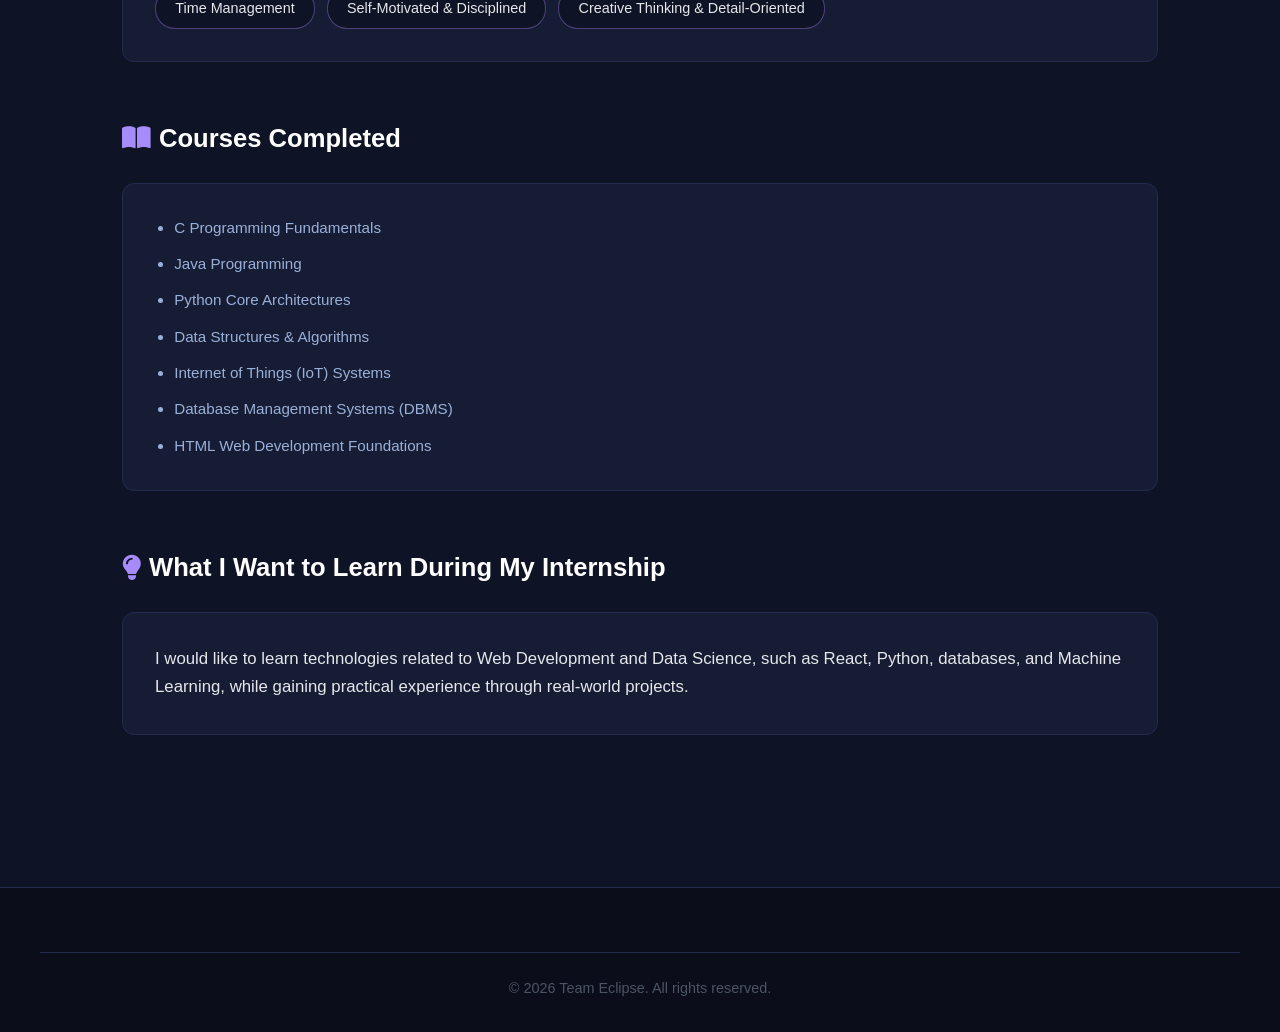
<file: jyothi.html>
<!DOCTYPE html>
<html lang="en">
<head>
    <meta charset="UTF-8">
    <meta name="viewport" content="width=device-width, initial-scale=1.0">
    <title>Bantu Jyothi | Portfolio</title>
    <link rel="stylesheet" href="https://cdnjs.cloudflare.com/ajax/libs/font-awesome/6.4.0/css/all.min.css">
    <link rel="stylesheet" href="style.css">
    <style>
        /* --- COSMIC DARK PORTFOLIO STYLES --- */
        body {
            background-color: #0f1326;
            color: #f3f4f6;
            padding-top: 80px;
        }

        .profile-container {
            max-width: 1100px;
            margin: 0 auto;
            padding: 2rem;
        }

        /* Nav Section Indicators */
        .profile-nav-tabs {
            display: flex;
            justify-content: center;
            flex-wrap: wrap;
            gap: 1rem;
            margin-bottom: 4rem;
        }

        .tab-btn {
            background-color: rgba(22, 28, 51, 0.6);
            border: 1px solid #232b4e;
            color: #9ab0d9;
            padding: 0.6rem 1.5rem;
            border-radius: 30px;
            font-size: 0.9rem;
            font-weight: 600;
            text-decoration: none;
            transition: all 0.3s ease;
        }

        .tab-btn:hover {
            border-color: #a78bfa;
            color: #ffffff;
            box-shadow: 0 0 10px rgba(167, 139, 250, 0.2);
        }

        /* Hero Information Section */
        .profile-hero {
            text-align: center;
            margin-bottom: 4rem;
        }

        .profile-name {
            font-size: 3.5rem;
            font-weight: 800;
            color: #d8b4fe; /* Bright neon tint */
            text-shadow: 0 0 25px rgba(167, 139, 250, 0.45);
            margin-bottom: 1.5rem;
            letter-spacing: -0.5px;
        }

        .profile-links {
            display: flex;
            justify-content: center;
            gap: 1rem;
            margin-bottom: 2rem;
            flex-wrap: wrap;
        }

        .link-badge {
            background-color: rgba(22, 28, 51, 0.6);
            border: 1px solid #232b4e;
            padding: 0.6rem 1.5rem;
            border-radius: 8px;
            font-size: 0.95rem;
            color: #ffffff;
        }

        .link-badge span {
            color: #fde047; /* Yellow highlight text */
            font-weight: 600;
        }

        /* Content Structure Layouts */
        .info-grid-section {
            margin-bottom: 3.5rem;
            scroll-margin-top: 100px;
        }

        .section-title {
            font-size: 1.6rem;
            color: #ffffff;
            margin-bottom: 1.5rem;
            display: flex;
            align-items: center;
            gap: 0.5rem;
        }

        .section-title i {
            color: #a78bfa;
        }

        .card-block {
            background-color: #161c33;
            border: 1px solid #232b4e;
            border-radius: 12px;
            padding: 2rem;
            margin-bottom: 1.5rem;
        }

        .card-header-row {
            display: flex;
            justify-content: space-between;
            align-items: baseline;
            flex-wrap: wrap;
            margin-bottom: 0.5rem;
            gap: 0.5rem;
        }

        .card-main-title {
            font-size: 1.25rem;
            color: #ffffff;
            font-weight: 700;
        }

        .card-right-meta {
            color: #a78bfa;
            font-weight: 600;
            font-size: 0.95rem;
        }

        .card-subtitle {
            color: #9ab0d9;
            font-size: 0.95rem;
            margin-bottom: 0.75rem;
        }

        .card-body-text {
            color: #9ab0d9;
            font-size: 0.95rem;
            line-height: 1.6;
        }

        /* Skill Item Pill Layouts */
        .skills-container {
            display: flex;
            flex-direction: column;
            gap: 1.5rem;
        }

        .skills-group-title {
            color: #ffffff;
            font-size: 1.1rem;
            font-weight: 600;
            margin-bottom: 0.75rem;
        }

        .skills-flex-list {
            display: flex;
            flex-wrap: wrap;
            gap: 0.75rem;
            list-style: none;
            padding-left: 0;
            margin: 0;
        }

        .skill-pill-tag {
            background-color: #0f1326;
            border: 1px solid #232b4e;
            color: #e5e7eb;
            padding: 0.5rem 1.2rem;
            border-radius: 20px;
            font-size: 0.9rem;
            transition: border-color 0.3s;
        }

        .skill-pill-tag:hover {
            border-color: #a78bfa;
        }

        .back-home-link {
            display: inline-flex;
            align-items: center;
            gap: 0.5rem;
            color: #9ab0d9;
            margin-bottom: 2rem;
            font-weight: 500;
            text-decoration: none;
        }

        .back-home-link:hover {
            color: #ffffff;
        }
    </style>
</head>
<body>

    <header class="navbar">
        <div class="nav-container">
            <a href="index.html" class="logo"><i class="fa-solid fa-moon"></i> ECLIPSE</a>
            <nav class="nav-links">
                <a href="index.html#home">Home</a>
                <a href="index.html#team">Team</a>
                <a href="index.html#contact">Contact</a>
            </nav>
        </div>
    </header>

    <div class="profile-container">
        
        <a href="index.html#team" class="back-home-link"><i class="fa-solid fa-arrow-left"></i> Back to Team</a>

        <div class="profile-nav-tabs">
            <a href="#summary" class="tab-btn">Summary</a>
            <a href="#education" class="tab-btn">Education</a>
            <a href="#skills" class="tab-btn">Skills</a>
            <a href="#courses" class="tab-btn">Completed Courses</a>
            <a href="#internship-goals" class="tab-btn">Internship Goals</a>
        </div>

        <section class="profile-hero" id="summary">
            <h1 class="profile-name">Bantu Jyothi</h1>
            
            <div class="profile-links">
                <div class="link-badge">Email: <span>bantujyothi09@gmail.com</span></div>
                <div class="link-badge">Phone: <span>+91 9573011549</span></div>
                <div class="link-badge">Location: <span>Hyderabad, India</span></div>
            </div>

            <div style="max-width: 800px; margin-left: auto; margin-right: auto;">
                <p class="card-body-text" style="font-size: 1.1rem; line-height: 1.7;">
                    Motivated and enthusiastic Computer Science student with strong foundational knowledge in programming and web development. Seeking opportunities to apply technical and communication skills to solve real-world problems and continuously learn new technologies.
                </p>
            </div>
        </section>

        <section class="info-grid-section" id="education">
            <h2 class="section-title"><i class="fa-solid fa-graduation-cap"></i> Education</h2>
            
            <div class="card-block">
                <div class="card-header-row">
                    <div class="card-main-title">B.Tech in Computer Science</div>
                    <div class="card-right-meta">Currently in 4th Semester</div>
                </div>
                <div class="card-subtitle">ICFAI Tech School, Hyderabad</div>
                <div class="card-right-meta" style="color: #fde047;">CGPA: 4.94 / 10</div>
            </div>

            <div class="card-block">
                <div class="card-header-row">
                    <div class="card-main-title">Intermediate</div>
                    <div class="card-right-meta">Passed</div>
                </div>
                <div class="card-subtitle">Abhyass College</div>
                <div class="card-right-meta" style="color: #fde047;">Score: 886 / 1000</div>
            </div>

            <div class="card-block">
                <div class="card-header-row">
                    <div class="card-main-title">Schooling</div>
                    <div class="card-right-meta">Passed</div>
                </div>
                <div class="card-subtitle">Krishnaveni High School</div>
                <div class="card-right-meta" style="color: #fde047;">GPA: 8.8 / 10</div>
            </div>
        </section>

        <section class="info-grid-section" id="skills">
            <h2 class="section-title"><i class="fa-solid fa-code"></i> Core Skills</h2>
            <div class="card-block">
                <div class="skills-container">
                    <div>
                        <div class="skills-group-title">Technical Skills</div>
                        <ul class="skills-flex-list">
                            <li class="skill-pill-tag">Python</li>
                            <li class="skill-pill-tag">HTML</li>
                            <li class="skill-pill-tag">C Programming</li>
                            <li class="skill-pill-tag">Database Management Systems (DBMS)</li>
                        </ul>
                    </div>
                    <div>
                        <div class="skills-group-title">Soft Skills & Personal Strengths</div>
                        <ul class="skills-flex-list">
                            <li class="skill-pill-tag" style="border-color: rgba(167, 139, 250, 0.4);">Good Communication (English)</li>
                            <li class="skill-pill-tag" style="border-color: rgba(167, 139, 250, 0.4);">Problem-Solving Ability</li>
                            <li class="skill-pill-tag" style="border-color: rgba(167, 139, 250, 0.4);">Adaptable & Quick Learner</li>
                            <li class="skill-pill-tag" style="border-color: rgba(167, 139, 250, 0.4);">Teamwork & Collaboration</li>
                            <li class="skill-pill-tag" style="border-color: rgba(167, 139, 250, 0.4);">Time Management</li>
                            <li class="skill-pill-tag" style="border-color: rgba(167, 139, 250, 0.4);">Self-Motivated & Disciplined</li>
                            <li class="skill-pill-tag" style="border-color: rgba(167, 139, 250, 0.4);">Creative Thinking & Detail-Oriented</li>
                        </ul>
                    </div>
                </div>
            </div>
        </section>

        <section class="info-grid-section" id="courses">
            <h2 class="section-title"><i class="fa-solid fa-book-open"></i> Courses Completed</h2>
            <div class="card-block">
                <ul class="card-body-text" style="padding-left: 1.2rem; display: flex; flex-direction: column; gap: 0.75rem;">
                    <li>C Programming Fundamentals</li>
                    <li>Java Programming</li>
                    <li>Python Core Architectures</li>
                    <li>Data Structures & Algorithms</li>
                    <li>Internet of Things (IoT) Systems</li>
                    <li>Database Management Systems (DBMS)</li>
                    <li>HTML Web Development Foundations</li>
                </ul>
            </div>
        </section>

        <section class="info-grid-section" id="internship-goals">
            <h2 class="section-title"><i class="fa-solid fa-lightbulb"></i> What I Want to Learn During My Internship</h2>
            <div class="card-block">
                <p class="card-body-text" style="font-size: 1.05rem; line-height: 1.7; color: #e5e7eb;">
                    I would like to learn technologies related to Web Development and Data Science, such as React, Python, databases, and Machine Learning, while gaining practical experience through real-world projects.
                </p>
            </div>
        </section>

    </div>

    <footer class="footer">
        <div class="footer-bottom">
            <p>&copy; 2026 Team Eclipse. All rights reserved.</p>
        </div>
    </footer>

</body>
</html>
</file>
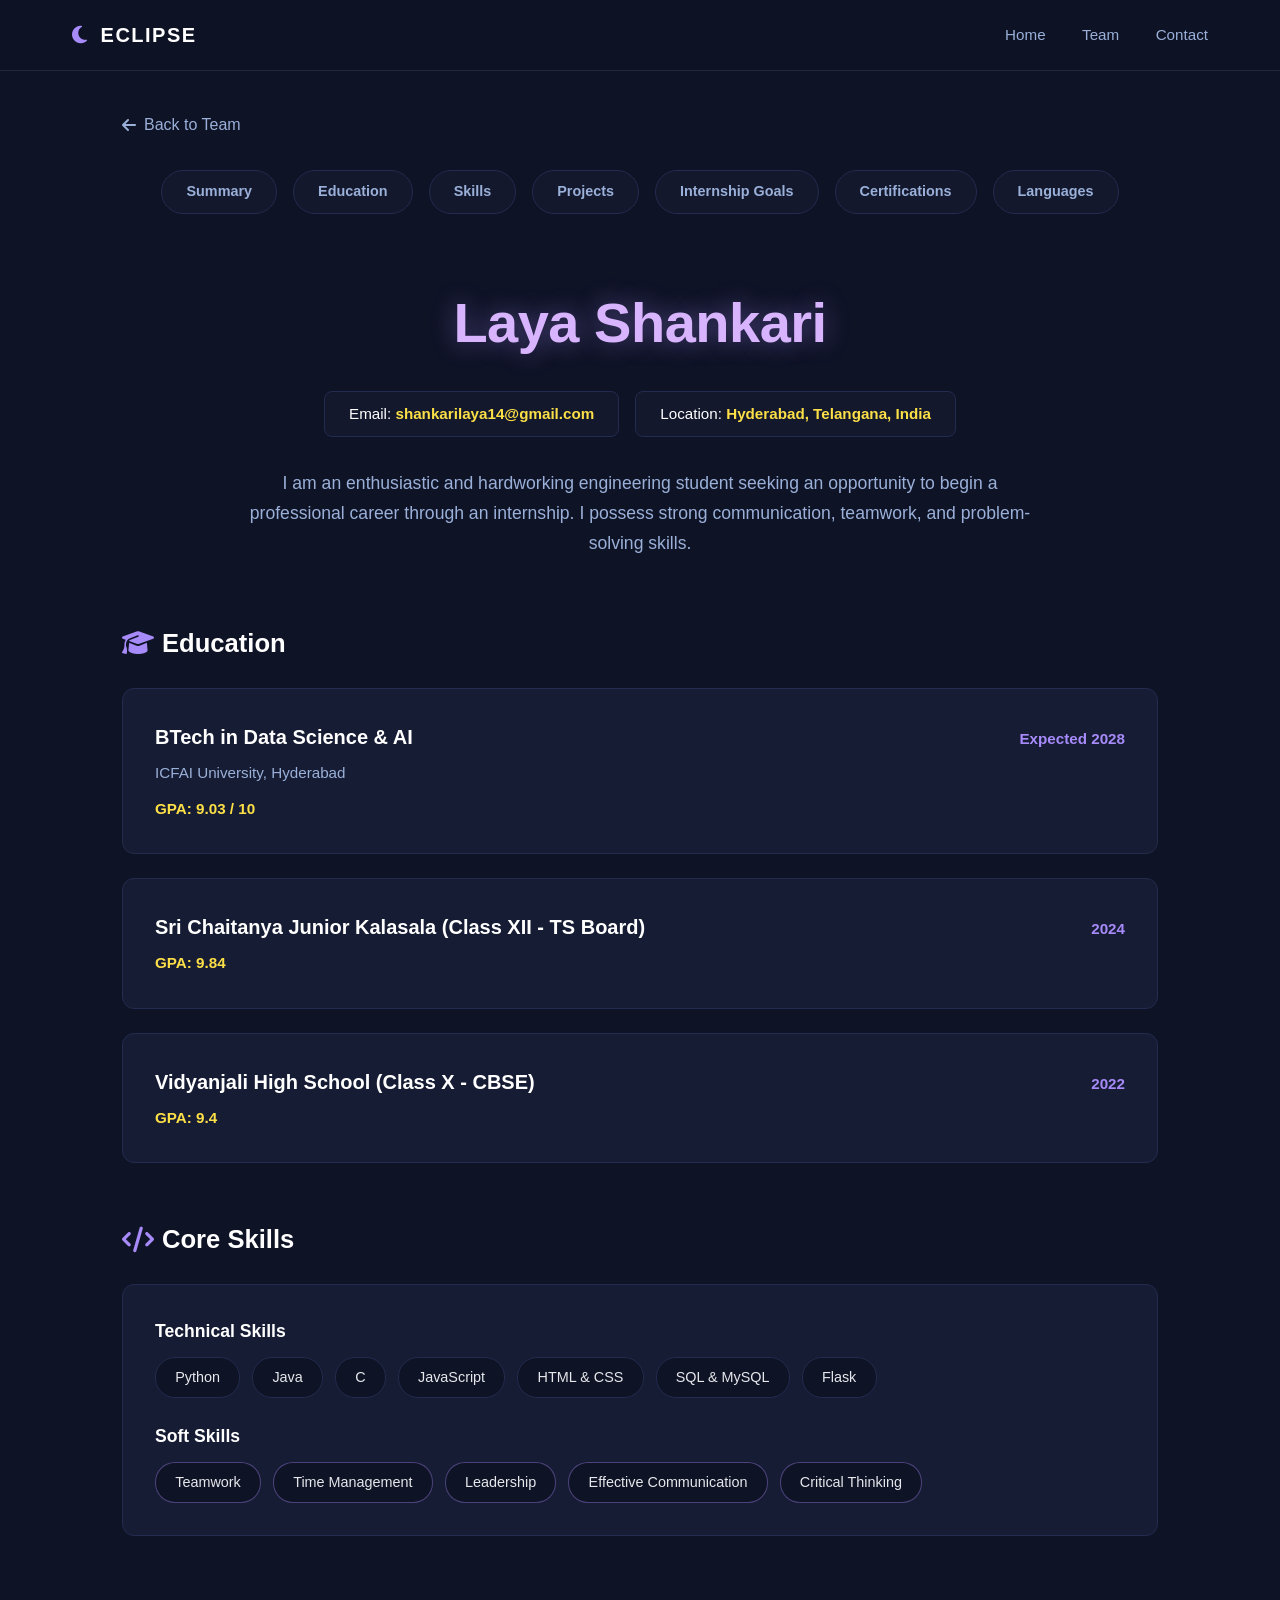
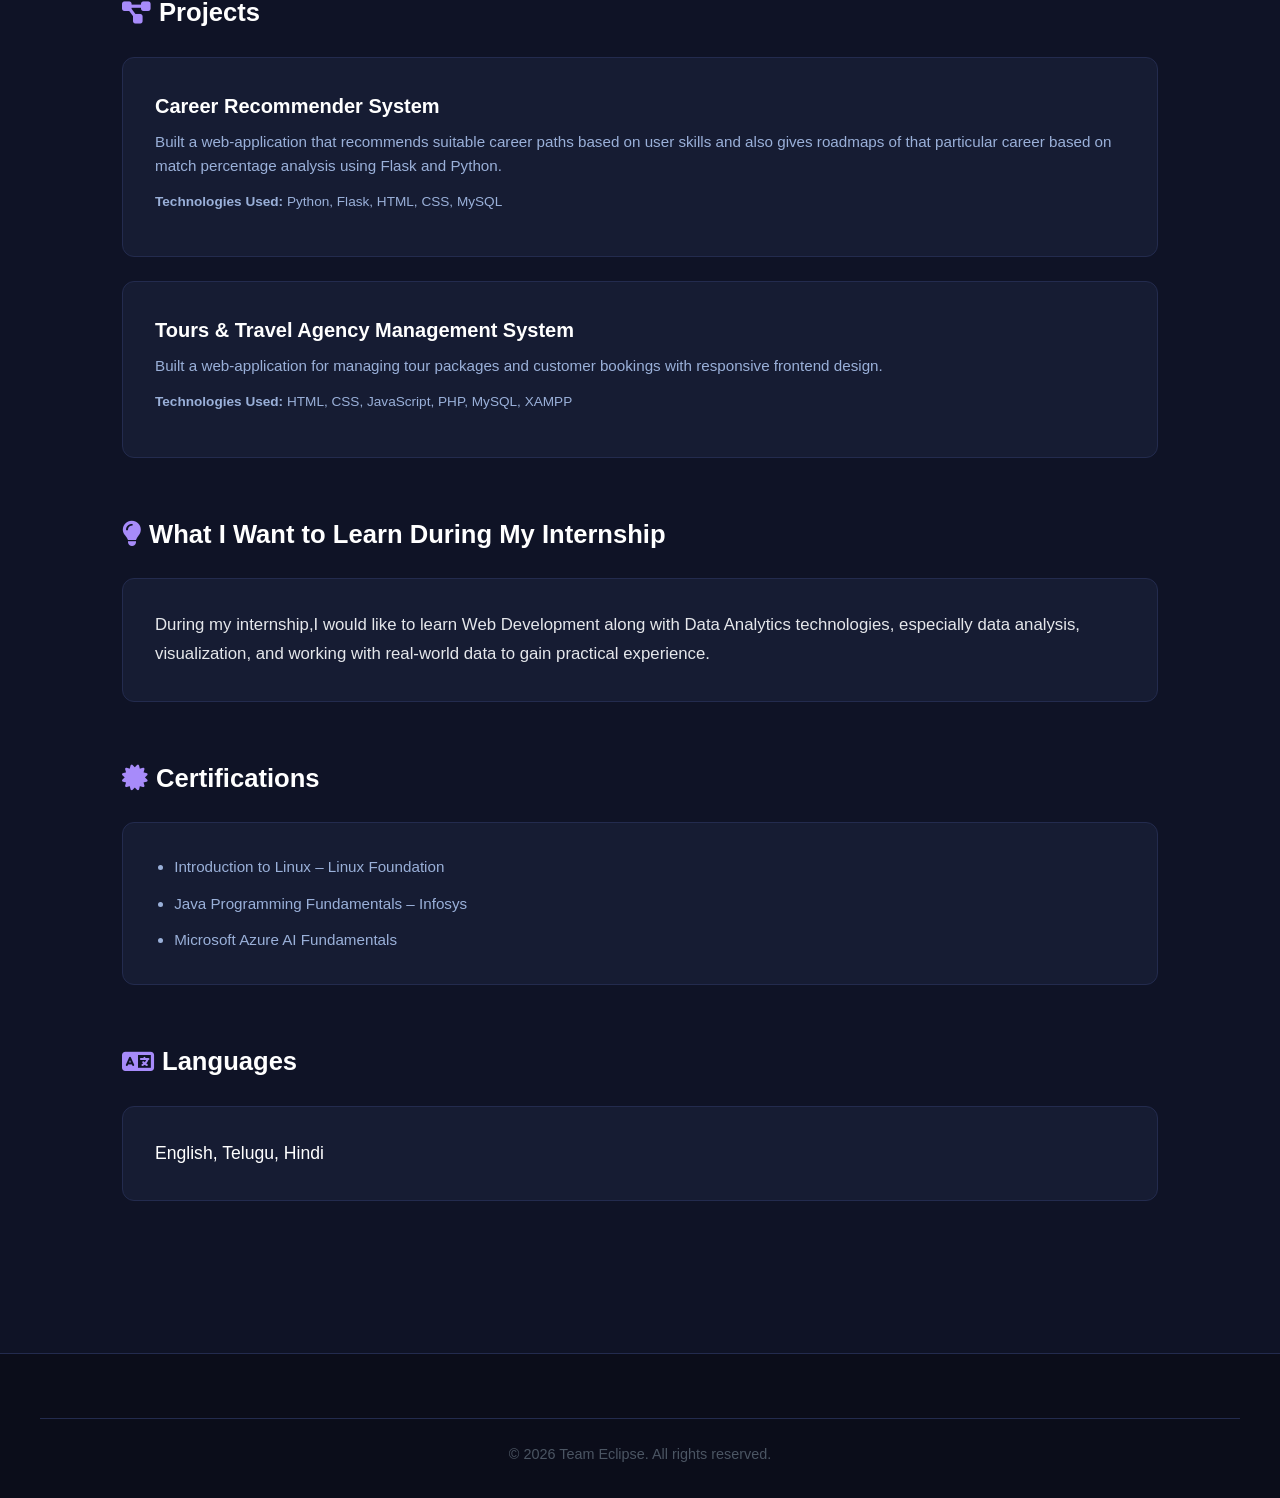
<file: laya.html>
<!DOCTYPE html>
<html lang="en">
<head>
    <meta charset="UTF-8">
    <meta name="viewport" content="width=device-width, initial-scale=1.0">
    <title>Laya Shankari | Portfolio</title>
    <link rel="stylesheet" href="https://cdnjs.cloudflare.com/ajax/libs/font-awesome/6.4.0/css/all.min.css">
    <link rel="stylesheet" href="style.css">
    <style>
        /* --- COSMIC DARK PORTFOLIO STYLES --- */
        body {
            background-color: #0f1326;
            color: #f3f4f6;
            padding-top: 80px;
        }

        .profile-container {
            max-width: 1100px;
            margin: 0 auto;
            padding: 2rem;
        }

        /* Nav Section Indicators */
        .profile-nav-tabs {
            display: flex;
            justify-content: center;
            flex-wrap: wrap;
            gap: 1rem;
            margin-bottom: 4rem;
        }

        .tab-btn {
            background-color: rgba(22, 28, 51, 0.6);
            border: 1px solid #232b4e;
            color: #9ab0d9;
            padding: 0.6rem 1.5rem;
            border-radius: 30px;
            font-size: 0.9rem;
            font-weight: 600;
            text-decoration: none;
            transition: all 0.3s ease;
        }

        .tab-btn:hover {
            border-color: #a78bfa;
            color: #ffffff;
            box-shadow: 0 0 10px rgba(167, 139, 250, 0.2);
        }

        /* Hero Information Section */
        .profile-hero {
            text-align: center;
            margin-bottom: 4rem;
        }

        .profile-name {
            font-size: 3.5rem;
            font-weight: 800;
            color: #d8b4fe; /* Bright neon tint */
            text-shadow: 0 0 25px rgba(167, 139, 250, 0.45);
            margin-bottom: 1.5rem;
            letter-spacing: -0.5px;
        }

        .profile-links {
            display: flex;
            justify-content: center;
            gap: 1rem;
            margin-bottom: 2rem;
            flex-wrap: wrap;
        }

        .link-badge {
            background-color: rgba(22, 28, 51, 0.6);
            border: 1px solid #232b4e;
            padding: 0.6rem 1.5rem;
            border-radius: 8px;
            font-size: 0.95rem;
            color: #ffffff;
        }

        .link-badge span {
            color: #fde047; /* Yellow highlight text */
            font-weight: 600;
        }

        /* Content Structure Layouts */
        .info-grid-section {
            margin-bottom: 3.5rem;
            scroll-margin-top: 100px;
        }

        .section-title {
            font-size: 1.6rem;
            color: #ffffff;
            margin-bottom: 1.5rem;
            display: flex;
            align-items: center;
            gap: 0.5rem;
        }

        .section-title i {
            color: #a78bfa;
        }

        .card-block {
            background-color: #161c33;
            border: 1px solid #232b4e;
            border-radius: 12px;
            padding: 2rem;
            margin-bottom: 1.5rem;
        }

        .card-header-row {
            display: flex;
            justify-content: space-between;
            align-items: baseline;
            flex-wrap: wrap;
            margin-bottom: 0.5rem;
            gap: 0.5rem;
        }

        .card-main-title {
            font-size: 1.25rem;
            color: #ffffff;
            font-weight: 700;
        }

        .card-right-meta {
            color: #a78bfa;
            font-weight: 600;
            font-size: 0.95rem;
        }

        .card-subtitle {
            color: #9ab0d9;
            font-size: 0.95rem;
            margin-bottom: 0.75rem;
        }

        .card-body-text {
            color: #9ab0d9;
            font-size: 0.95rem;
            line-height: 1.6;
        }

        /* Skill Item Pill Layouts */
        .skills-container {
            display: flex;
            flex-direction: column;
            gap: 1.5rem;
        }

        .skills-group-title {
            color: #ffffff;
            font-size: 1.1rem;
            font-weight: 600;
            margin-bottom: 0.75rem;
        }

        .skills-flex-list {
            display: flex;
            flex-wrap: wrap;
            gap: 0.75rem;
            list-style: none;
            padding-left: 0;
            margin: 0;
        }

        .skill-pill-tag {
            background-color: #0f1326;
            border: 1px solid #232b4e;
            color: #e5e7eb;
            padding: 0.5rem 1.2rem;
            border-radius: 20px;
            font-size: 0.9rem;
            transition: border-color 0.3s;
        }

        .skill-pill-tag:hover {
            border-color: #a78bfa;
        }

        .back-home-link {
            display: inline-flex;
            align-items: center;
            gap: 0.5rem;
            color: #9ab0d9;
            margin-bottom: 2rem;
            font-weight: 500;
            text-decoration: none;
        }

        .back-home-link:hover {
            color: #ffffff;
        }
    </style>
</head>
<body>

    <header class="navbar">
        <div class="nav-container">
            <a href="index.html" class="logo"><i class="fa-solid fa-moon"></i> ECLIPSE</a>
            <nav class="nav-links">
                <a href="index.html#home">Home</a>
                <a href="index.html#team">Team</a>
                <a href="index.html#contact">Contact</a>
            </nav>
        </div>
    </header>

    <div class="profile-container">
        
        <a href="index.html#team" class="back-home-link"><i class="fa-solid fa-arrow-left"></i> Back to Team</a>

        <div class="profile-nav-tabs">
            <a href="#summary" class="tab-btn">Summary</a>
            <a href="#education" class="tab-btn">Education</a>
            <a href="#skills" class="tab-btn">Skills</a>
            <a href="#projects" class="tab-btn">Projects</a>
            <a href="#internship-goals" class="tab-btn">Internship Goals</a>
            <a href="#certifications" class="tab-btn">Certifications</a>
            <a href="#languages" class="tab-btn">Languages</a>
        </div>

        <section class="profile-hero" id="summary">
            <h1 class="profile-name">Laya Shankari</h1>
            
            <div class="profile-links">
                <div class="link-badge">Email: <span>shankarilaya14@gmail.com</span></div>
                
                <div class="link-badge">Location: <span>Hyderabad, Telangana, India</span></div>
            </div>

            <div style="max-width: 800px; margin-left: auto; margin-right: auto;">
                <p class="card-body-text" style="font-size: 1.1rem; line-height: 1.7;">
                    I am an enthusiastic and hardworking engineering student seeking an opportunity to begin a professional career through an internship. I possess strong communication, teamwork, and problem-solving skills.
                </p>
            </div>
        </section>

        <section class="info-grid-section" id="education">
            <h2 class="section-title"><i class="fa-solid fa-graduation-cap"></i> Education</h2>
            
            <div class="card-block">
                <div class="card-header-row">
                    <div class="card-main-title">BTech in Data Science & AI</div>
                    <div class="card-right-meta">Expected 2028</div>
                </div>
                <div class="card-subtitle">ICFAI University, Hyderabad</div>
                <div class="card-right-meta" style="color: #fde047;">GPA: 9.03 / 10</div>
            </div>

            <div class="card-block">
                <div class="card-header-row">
                    <div class="card-main-title">Sri Chaitanya Junior Kalasala (Class XII - TS Board)</div>
                    <div class="card-right-meta">2024</div>
                </div>
                <div class="card-right-meta" style="color: #fde047;">GPA: 9.84</div>
            </div>

            <div class="card-block">
                <div class="card-header-row">
                    <div class="card-main-title">Vidyanjali High School (Class X - CBSE)</div>
                    <div class="card-right-meta">2022</div>
                </div>
                <div class="card-right-meta" style="color: #fde047;">GPA: 9.4</div>
            </div>
        </section>

        <section class="info-grid-section" id="skills">
            <h2 class="section-title"><i class="fa-solid fa-code"></i> Core Skills</h2>
            <div class="card-block">
                <div class="skills-container">
                    <div>
                        <div class="skills-group-title">Technical Skills</div>
                        <ul class="skills-flex-list">
                            <li class="skill-pill-tag">Python</li>
                            <li class="skill-pill-tag">Java</li>
                            <li class="skill-pill-tag">C</li>
                            <li class="skill-pill-tag">JavaScript</li>
                            <li class="skill-pill-tag">HTML & CSS</li>
                            <li class="skill-pill-tag">SQL & MySQL</li>
                            <li class="skill-pill-tag">Flask</li>
                        </ul>
                    </div>
                    <div>
                        <div class="skills-group-title">Soft Skills</div>
                        <ul class="skills-flex-list">
                            <li class="skill-pill-tag" style="border-color: rgba(167, 139, 250, 0.4);">Teamwork</li>
                            <li class="skill-pill-tag" style="border-color: rgba(167, 139, 250, 0.4);">Time Management</li>
                            <li class="skill-pill-tag" style="border-color: rgba(167, 139, 250, 0.4);">Leadership</li>
                            <li class="skill-pill-tag" style="border-color: rgba(167, 139, 250, 0.4);">Effective Communication</li>
                            <li class="skill-pill-tag" style="border-color: rgba(167, 139, 250, 0.4);">Critical Thinking</li>
                        </ul>
                    </div>
                </div>
            </div>
        </section>

        <section class="info-grid-section" id="projects">
            <h2 class="section-title"><i class="fa-solid fa-diagram-project"></i> Projects</h2>
            
            <div class="card-block">
                <div class="card-header-row">
                    <div class="card-main-title">Career Recommender System</div>
                </div>
                <p class="card-body-text" style="margin-bottom: 0.75rem;">Built a web-application that recommends suitable career paths based on user skills and also gives roadmaps of that particular career based on match percentage analysis using Flask and Python.</p>
                <div class="card-subtitle" style="font-size: 0.85rem;"><strong>Technologies Used:</strong> Python, Flask, HTML, CSS, MySQL</div>
            </div>

            <div class="card-block">
                <div class="card-header-row">
                    <div class="card-main-title">Tours & Travel Agency Management System</div>
                </div>
                <p class="card-body-text" style="margin-bottom: 0.75rem;">Built a web-application for managing tour packages and customer bookings with responsive frontend design.</p>
                <div class="card-subtitle" style="font-size: 0.85rem;"><strong>Technologies Used:</strong> HTML, CSS, JavaScript, PHP, MySQL, XAMPP</div>
            </div>
        </section>

        <section class="info-grid-section" id="internship-goals">
            <h2 class="section-title"><i class="fa-solid fa-lightbulb"></i> What I Want to Learn During My Internship</h2>
            <div class="card-block">
                <p class="card-body-text" style="font-size: 1.05rem; line-height: 1.7; color: #e5e7eb;">
                    During my internship,I would like to learn Web Development along with Data Analytics technologies, especially data analysis, visualization, and working with real-world data to gain practical experience.

                </p>
            </div>
        </section>

        <section class="info-grid-section" id="certifications">
            <h2 class="section-title"><i class="fa-solid fa-certificate"></i> Certifications</h2>
            <div class="card-block">
                <ul class="card-body-text" style="padding-left: 1.2rem; display: flex; flex-direction: column; gap: 0.75rem;">
                    <li>Introduction to Linux – Linux Foundation</li>
                    <li>Java Programming Fundamentals – Infosys</li>
                    <li>Microsoft Azure AI Fundamentals</li>
                </ul>
            </div>
        </section>

        <section class="info-grid-section" id="languages">
            <h2 class="section-title"><i class="fa-solid fa-language"></i> Languages</h2>
            <div class="card-block">
                <p class="card-body-text" style="font-size: 1.1rem; color: #ffffff; font-weight: 500;">
                    English, Telugu, Hindi
                </p>
            </div>
        </section>

    </div>

    <footer class="footer">
        <div class="footer-bottom">
            <p>&copy; 2026 Team Eclipse. All rights reserved.</p>
        </div>
    </footer>

</body>
</html>
</file>
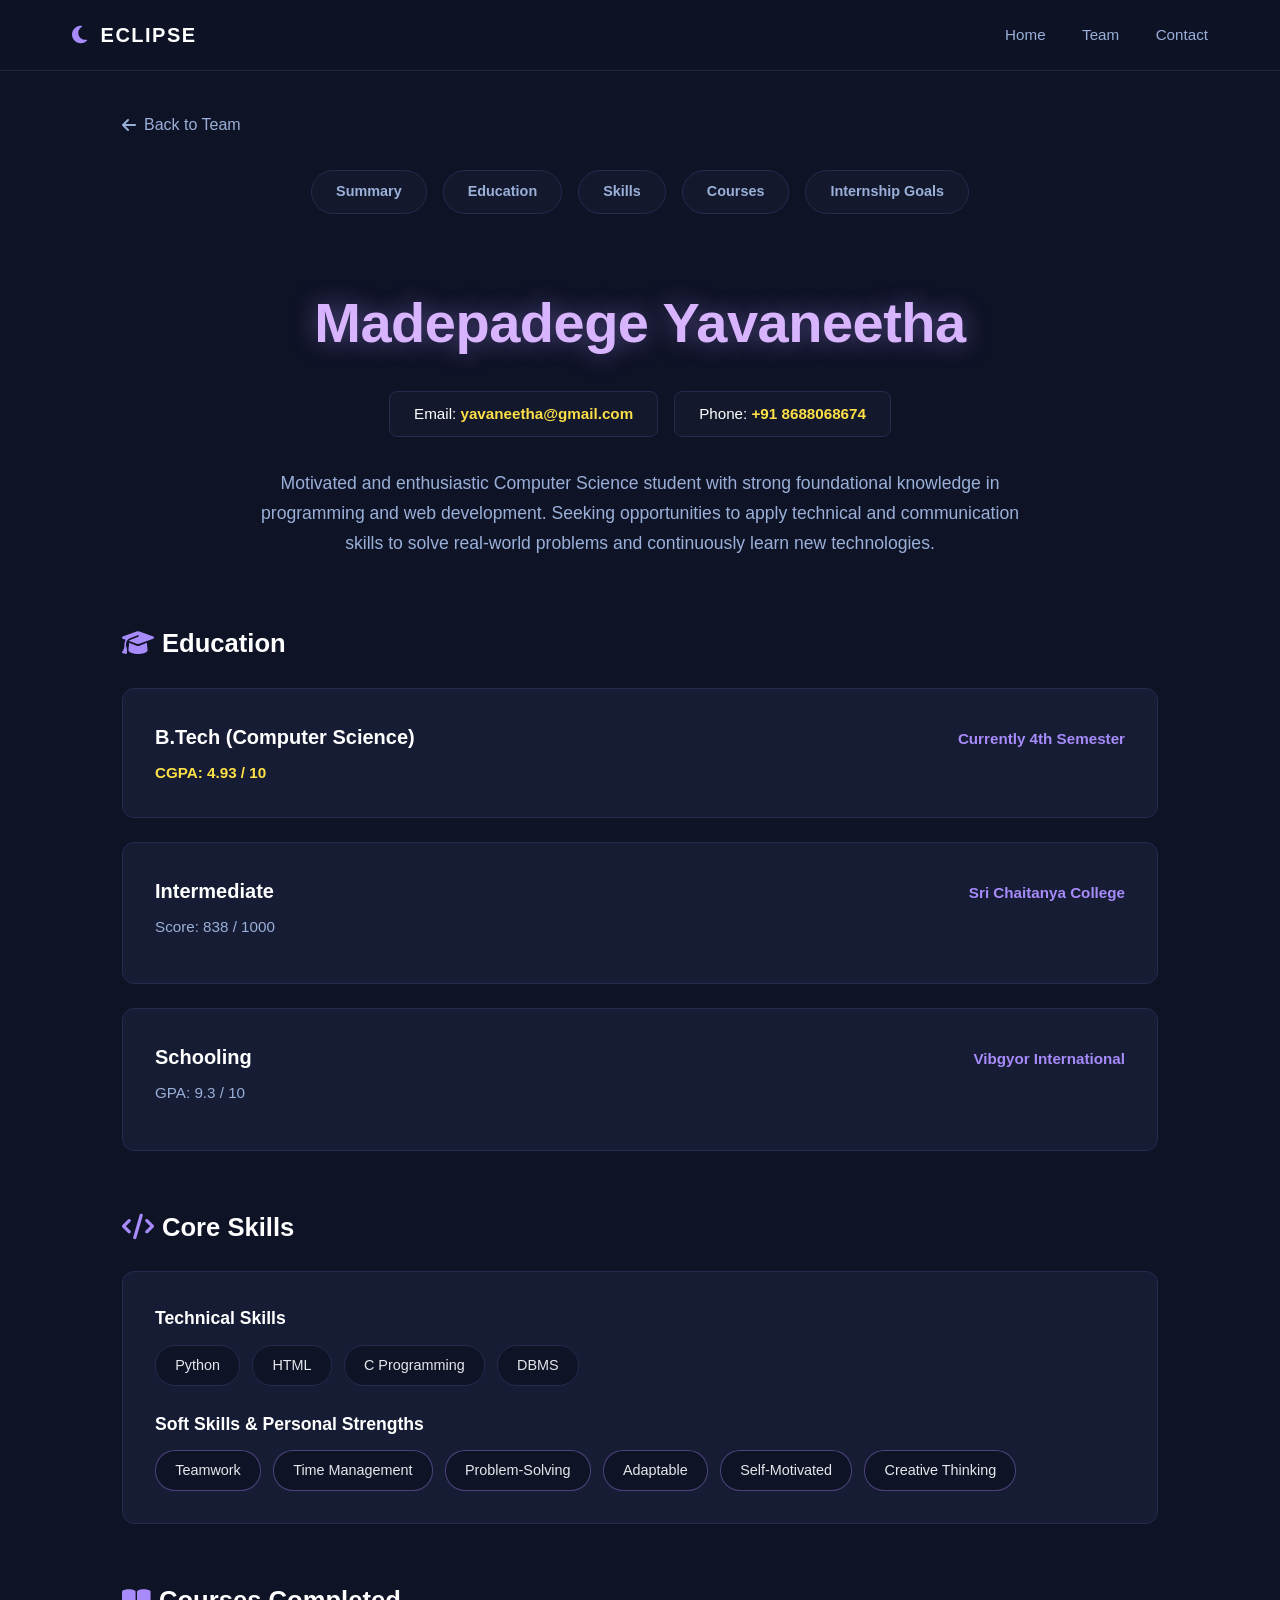
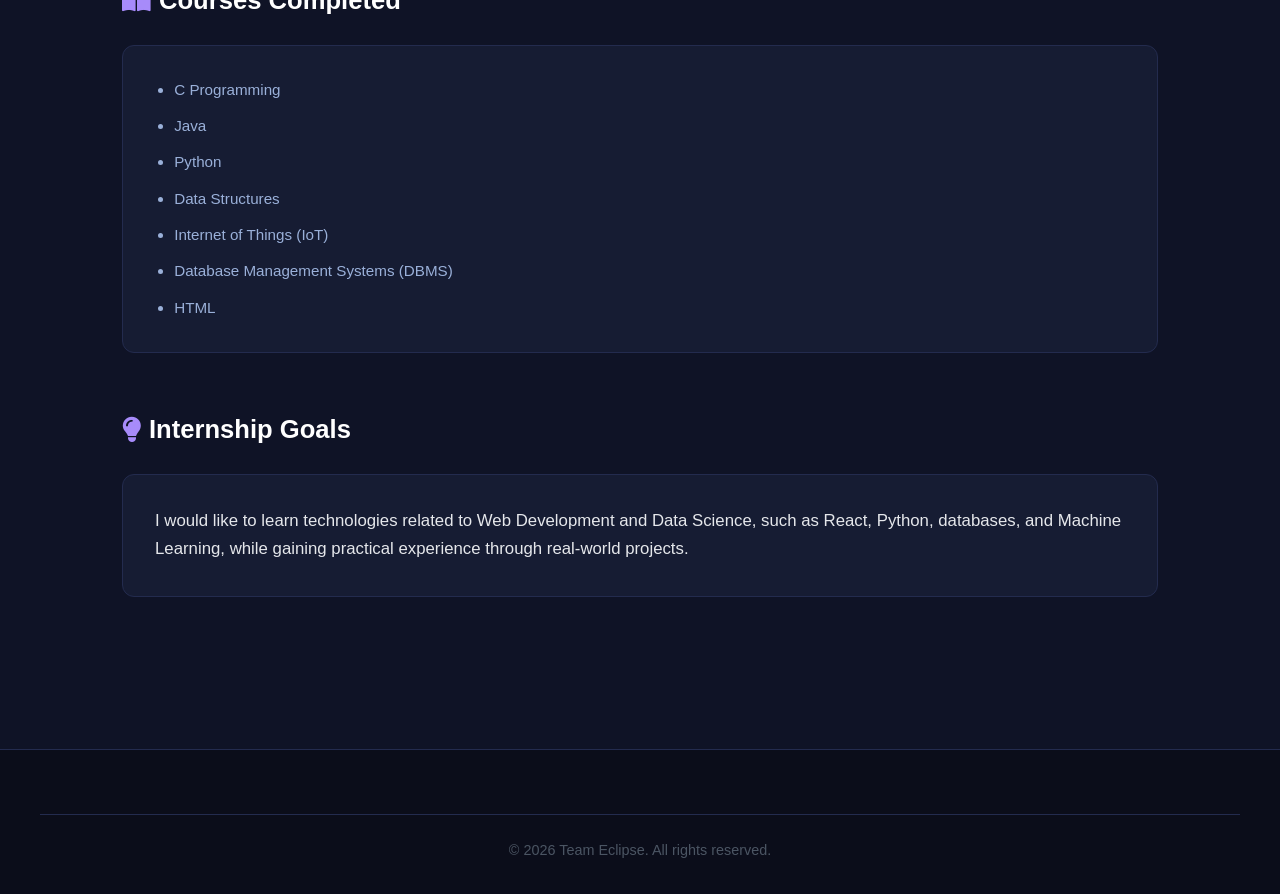
<file: yavaneetha.html>
<!DOCTYPE html>
<html lang="en">
<head>
    <meta charset="UTF-8">
    <meta name="viewport" content="width=device-width, initial-scale=1.0">
    <title>Madepadege Yavaneetha | Portfolio</title>
    <link rel="stylesheet" href="https://cdnjs.cloudflare.com/ajax/libs/font-awesome/6.4.0/css/all.min.css">
    <link rel="stylesheet" href="style.css">
    <style>
        /* --- COSMIC DARK PORTFOLIO STYLES --- */
        body {
            background-color: #0f1326;
            color: #f3f4f6;
            padding-top: 80px;
        }

        .profile-container {
            max-width: 1100px;
            margin: 0 auto;
            padding: 2rem;
        }

        /* Nav Section Indicators */
        .profile-nav-tabs {
            display: flex;
            justify-content: center;
            flex-wrap: wrap;
            gap: 1rem;
            margin-bottom: 4rem;
        }

        .tab-btn {
            background-color: rgba(22, 28, 51, 0.6);
            border: 1px solid #232b4e;
            color: #9ab0d9;
            padding: 0.6rem 1.5rem;
            border-radius: 30px;
            font-size: 0.9rem;
            font-weight: 600;
            text-decoration: none;
            transition: all 0.3s ease;
        }

        .tab-btn:hover {
            border-color: #a78bfa;
            color: #ffffff;
            box-shadow: 0 0 10px rgba(167, 139, 250, 0.2);
        }

        /* Hero Information Section */
        .profile-hero {
            text-align: center;
            margin-bottom: 4rem;
        }

        .profile-name {
            font-size: 3.5rem;
            font-weight: 800;
            color: #d8b4fe; /* Bright neon tint */
            text-shadow: 0 0 25px rgba(167, 139, 250, 0.45);
            margin-bottom: 1.5rem;
            letter-spacing: -0.5px;
        }

        .profile-links {
            display: flex;
            justify-content: center;
            gap: 1rem;
            margin-bottom: 2rem;
            flex-wrap: wrap;
        }

        .link-badge {
            background-color: rgba(22, 28, 51, 0.6);
            border: 1px solid #232b4e;
            padding: 0.6rem 1.5rem;
            border-radius: 8px;
            font-size: 0.95rem;
            color: #ffffff;
        }

        .link-badge span {
            color: #fde047; /* Yellow highlight text */
            font-weight: 600;
        }

        /* Content Structure Layouts */
        .info-grid-section {
            margin-bottom: 3.5rem;
            scroll-margin-top: 100px;
        }

        .section-title {
            font-size: 1.6rem;
            color: #ffffff;
            margin-bottom: 1.5rem;
            display: flex;
            align-items: center;
            gap: 0.5rem;
        }

        .section-title i {
            color: #a78bfa;
        }

        .card-block {
            background-color: #161c33;
            border: 1px solid #232b4e;
            border-radius: 12px;
            padding: 2rem;
            margin-bottom: 1.5rem;
        }

        .card-header-row {
            display: flex;
            justify-content: space-between;
            align-items: baseline;
            flex-wrap: wrap;
            margin-bottom: 0.5rem;
            gap: 0.5rem;
        }

        .card-main-title {
            font-size: 1.25rem;
            color: #ffffff;
            font-weight: 700;
        }

        .card-right-meta {
            color: #a78bfa;
            font-weight: 600;
            font-size: 0.95rem;
        }

        .card-subtitle {
            color: #9ab0d9;
            font-size: 0.95rem;
            margin-bottom: 0.75rem;
        }

        .card-body-text {
            color: #9ab0d9;
            font-size: 0.95rem;
            line-height: 1.6;
        }

        /* Skill Item Pill Layouts */
        .skills-container {
            display: flex;
            flex-direction: column;
            gap: 1.5rem;
        }

        .skills-group-title {
            color: #ffffff;
            font-size: 1.1rem;
            font-weight: 600;
            margin-bottom: 0.75rem;
        }

        .skills-flex-list {
            display: flex;
            flex-wrap: wrap;
            gap: 0.75rem;
            list-style: none;
            padding-left: 0;
            margin: 0;
        }

        .skill-pill-tag {
            background-color: #0f1326;
            border: 1px solid #232b4e;
            color: #e5e7eb;
            padding: 0.5rem 1.2rem;
            border-radius: 20px;
            font-size: 0.9rem;
            transition: border-color 0.3s;
        }

        .skill-pill-tag:hover {
            border-color: #a78bfa;
        }

        .back-home-link {
            display: inline-flex;
            align-items: center;
            gap: 0.5rem;
            color: #9ab0d9;
            margin-bottom: 2rem;
            font-weight: 500;
            text-decoration: none;
        }

        .back-home-link:hover {
            color: #ffffff;
        }
    </style>
</head>
<body>

    <header class="navbar">
        <div class="nav-container">
            <a href="index.html" class="logo"><i class="fa-solid fa-moon"></i> ECLIPSE</a>
            <nav class="nav-links">
                <a href="index.html#home">Home</a>
                <a href="index.html#team">Team</a>
                <a href="index.html#contact">Contact</a>
            </nav>
        </div>
    </header>

    <div class="profile-container">
        
        <a href="index.html#team" class="back-home-link"><i class="fa-solid fa-arrow-left"></i> Back to Team</a>

        <div class="profile-nav-tabs">
            <a href="#summary" class="tab-btn">Summary</a>
            <a href="#education" class="tab-btn">Education</a>
            <a href="#skills" class="tab-btn">Skills</a>
            <a href="#courses" class="tab-btn">Courses</a>
            <a href="#internship-goals" class="tab-btn">Internship Goals</a>
        </div>

        <section class="profile-hero" id="summary">
            <h1 class="profile-name">Madepadege Yavaneetha</h1>
            
            <div class="profile-links">
                <div class="link-badge">Email: <span>yavaneetha@gmail.com</span></div>
                <div class="link-badge">Phone: <span>+91 8688068674</span></div>
            </div>

            <div style="max-width: 800px; margin-left: auto; margin-right: auto;">
                <p class="card-body-text" style="font-size: 1.1rem; line-height: 1.7;">
                    Motivated and enthusiastic Computer Science student with strong foundational knowledge in programming and web development. Seeking opportunities to apply technical and communication skills to solve real-world problems and continuously learn new technologies.
                </p>
            </div>
        </section>

        <section class="info-grid-section" id="education">
            <h2 class="section-title"><i class="fa-solid fa-graduation-cap"></i> Education</h2>
            
            <div class="card-block">
                <div class="card-header-row">
                    <div class="card-main-title">B.Tech (Computer Science)</div>
                    <div class="card-right-meta">Currently 4th Semester</div>
                </div>
                <div class="card-right-meta" style="color: #fde047;">CGPA: 4.93 / 10</div>
            </div>

            <div class="card-block">
                <div class="card-header-row">
                    <div class="card-main-title">Intermediate</div>
                    <div class="card-right-meta">Sri Chaitanya College</div>
                </div>
                <div class="card-subtitle">Score: 838 / 1000</div>
            </div>

            <div class="card-block">
                <div class="card-header-row">
                    <div class="card-main-title">Schooling</div>
                    <div class="card-right-meta">Vibgyor International</div>
                </div>
                <div class="card-subtitle">GPA: 9.3 / 10</div>
            </div>
        </section>

        <section class="info-grid-section" id="skills">
            <h2 class="section-title"><i class="fa-solid fa-code"></i> Core Skills</h2>
            <div class="card-block">
                <div class="skills-container">
                    <div>
                        <div class="skills-group-title">Technical Skills</div>
                        <ul class="skills-flex-list">
                            <li class="skill-pill-tag">Python</li>
                            <li class="skill-pill-tag">HTML</li>
                            <li class="skill-pill-tag">C Programming</li>
                            <li class="skill-pill-tag">DBMS</li>
                        </ul>
                    </div>
                    <div>
                        <div class="skills-group-title">Soft Skills & Personal Strengths</div>
                        <ul class="skills-flex-list">
                            <li class="skill-pill-tag" style="border-color: rgba(167, 139, 250, 0.4);">Teamwork</li>
                            <li class="skill-pill-tag" style="border-color: rgba(167, 139, 250, 0.4);">Time Management</li>
                            <li class="skill-pill-tag" style="border-color: rgba(167, 139, 250, 0.4);">Problem-Solving</li>
                            <li class="skill-pill-tag" style="border-color: rgba(167, 139, 250, 0.4);">Adaptable</li>
                            <li class="skill-pill-tag" style="border-color: rgba(167, 139, 250, 0.4);">Self-Motivated</li>
                            <li class="skill-pill-tag" style="border-color: rgba(167, 139, 250, 0.4);">Creative Thinking</li>
                        </ul>
                    </div>
                </div>
            </div>
        </section>

        <section class="info-grid-section" id="courses">
            <h2 class="section-title"><i class="fa-solid fa-book-open"></i> Courses Completed</h2>
            <div class="card-block">
                <ul class="card-body-text" style="padding-left: 1.2rem; display: flex; flex-direction: column; gap: 0.75rem;">
                    <li>C Programming</li>
                    <li>Java</li>
                    <li>Python</li>
                    <li>Data Structures</li>
                    <li>Internet of Things (IoT)</li>
                    <li>Database Management Systems (DBMS)</li>
                    <li>HTML</li>
                </ul>
            </div>
        </section>

        <section class="info-grid-section" id="internship-goals">
            <h2 class="section-title"><i class="fa-solid fa-lightbulb"></i> Internship Goals</h2>
            <div class="card-block">
                <p class="card-body-text" style="font-size: 1.05rem; line-height: 1.7; color: #e5e7eb;">
                    I would like to learn technologies related to Web Development and Data Science, such as React, Python, databases, and Machine Learning, while gaining practical experience through real-world projects.
                </p>
            </div>
        </section>

    </div>

    <footer class="footer">
        <div class="footer-bottom">
            <p>&copy; 2026 Team Eclipse. All rights reserved.</p>
        </div>
    </footer>

</body>
</html>
</file>
<file: style.css>
/* --- RESET & BASE STYLES --- */
* {
    margin: 0;
    padding: 0;
    box-sizing: border-box;
    font-family: -apple-system, BlinkMacSystemFont, "Segoe UI", Roboto, Helvetica, Arial, sans-serif;
}

html {
    scroll-behavior: smooth;
}

body {
    background-color: #0f1326; /* Deep cosmic indigo background from screenshot */
    color: #f3f4f6;
    line-height: 1.6;
}

a {
    text-decoration: none;
    color: inherit;
    transition: color 0.3s ease;
}

/* --- NAVIGATION BAR --- */
.navbar {
    position: fixed;
    top: 0;
    left: 0;
    width: 100%;
    background-color: rgba(15, 19, 38, 0.9);
    backdrop-filter: blur(10px);
    border-bottom: 1px solid #1f2937;
    z-index: 1000;
}

.nav-container {
    max-width: 1200px;
    margin: 0 auto;
    display: flex;
    justify-content: space-between;
    align-items: center;
    padding: 1.2rem 2rem;
}

.logo {
    font-weight: 700;
    font-size: 1.25rem;
    letter-spacing: 1.5px;
    color: #ffffff;
}

.logo i {
    color: #a78bfa; /* Soft purple moon accent */
    margin-right: 5px;
}

.nav-links a {
    margin-left: 2rem;
    font-size: 0.95rem;
    color: #9ab0d9;
    font-weight: 500;
}

.nav-links a:hover {
    color: #ffffff;
}

/* --- HERO SECTION --- */
.hero {
    min-height: 100vh;
    display: flex;
    align-items: center;
    justify-content: center;
    padding: 8rem 2rem 4rem 2rem;
    max-width: 1200px;
    margin: 0 auto;
    text-align: center;
}

.hero-content {
    width: 100%;
    max-width: 950px;
}

.hero-title {
    font-size: 3.5rem;
    font-weight: 800;
    line-height: 1.2;
    color: #ffffff;
    margin-bottom: 1.5rem;
    letter-spacing: -0.5px;
}

/* Muted Purple Gradient for Brand Highlight */
.text-gradient {
    background: linear-gradient(135deg, #c084fc 0%, #a78bfa 50%, #818cf8 100%);
    -webkit-background-clip: text;
    -webkit-text-fill-color: transparent;
}

.hero-subtitle {
    font-size: 1.2rem;
    color: #9ab0d9;
    margin-bottom: 4rem;
    max-width: 750px;
    margin-left: auto;
    margin-right: auto;
    font-weight: 400;
    opacity: 0.85;
}

/* --- SIDE-BY-SIDE CARDS --- */
.hero-cards-container {
    display: grid;
    grid-template-columns: 1fr 1fr;
    gap: 2rem;
    margin-bottom: 3rem;
    text-align: left;
}

.hero-info-card {
    background-color: #161c33;
    border: 1px solid #232b4e;
    border-radius: 16px;
    padding: 2.5rem;
    transition: transform 0.3s ease, border-color 0.3s ease;
}

.hero-info-card:hover {
    border-color: #4c51bf;
    transform: translateY(-2px);
}

.hero-info-card h3 {
    font-size: 1.3rem;
    font-weight: 700;
    color: #ffffff;
    margin-bottom: 1rem;
    display: flex;
    align-items: center;
    gap: 0.5rem;
}

.icon-purple {
    color: #818cf8;
}

.hero-info-card p {
    color: #9ab0d9;
    font-size: 0.95rem;
    line-height: 1.6;
}

.hero-action {
    margin-top: 2rem;
}

.btn-primary {
    display: inline-block;
    background-color: #ffffff;
    color: #0f1326;
    padding: 0.8rem 2rem;
    border-radius: 6px;
    font-weight: 600;
    transition: background-color 0.3s ease, transform 0.2s ease, box-shadow 0.3s ease;
}

.btn-primary:hover {
    background-color: #e5e7eb;
    transform: translateY(-2px);
    box-shadow: 0 0 20px rgba(167, 139, 250, 0.3);
}

/* --- COMMON SECTION HEADERS --- */
.team-section, .contact-section {
    padding: 6rem 2rem;
    max-width: 1200px;
    margin: 0 auto;
}

.section-header {
    text-align: center;
    margin-bottom: 4rem;
}

.section-header h2 {
    font-size: 2.5rem;
    font-weight: 700;
    color: #ffffff;
    margin-bottom: 0.5rem;
}

.section-header p {
    color: #9ab0d9;
    font-size: 1.1rem;
}

/* --- TEAM GRID & CARDS --- */
.team-grid {
    display: grid;
    grid-template-columns: repeat(auto-fit, minmax(300px, 1fr));
    gap: 2rem;
}

.team-card {
    background-color: #161c33;
    border: 1px solid #232b4e;
    border-radius: 12px;
    padding: 2.5rem 2rem;
    text-align: center;
    transition: transform 0.3s ease, border-color 0.3s ease;
}

.team-card:hover {
    transform: translateY(-5px);
    border-color: #a78bfa;
}

.avatar-placeholder {
    width: 80px;
    height: 80px;
    background-color: #0f1326;
    color: #ffffff;
    font-size: 1.5rem;
    font-weight: 700;
    display: flex;
    align-items: center;
    justify-content: center;
    border-radius: 50%;
    margin: 0 auto 1.5rem auto;
    letter-spacing: 1px;
    border: 2px solid #232b4e;
    transition: border-color 0.3s ease;
}

.team-card:hover .avatar-placeholder {
    border-color: #a78bfa;
}

.team-card h3 {
    font-size: 1.3rem;
    color: #ffffff;
    margin-bottom: 0.25rem;
}

.team-card .role {
    color: #a78bfa;
    font-size: 0.9rem;
    font-weight: 600;
    text-transform: uppercase;
    letter-spacing: 0.5px;
    margin-bottom: 1rem;
}

.team-card .bio {
    color: #9ab0d9;
    font-size: 0.95rem;
    margin-bottom: 1.5rem;
}

.social-links a {
    color: #6b7280;
    font-size: 1.2rem;
    margin: 0 0.5rem;
}

.social-links a:hover {
    color: #ffffff;
}

/* --- CONTACT SECTION --- */
.contact-container {
    max-width: 600px;
    margin: 0 auto;
}

.contact-form {
    display: flex;
    flex-direction: column;
    gap: 1.2rem;
}

.form-group input, .form-group textarea {
    width: 100%;
    padding: 1rem;
    background-color: #161c33;
    border: 1px solid #232b4e;
    border-radius: 6px;
    color: #ffffff;
    font-size: 1rem;
    outline: none;
    transition: border-color 0.3s ease;
}

.form-group input:focus, .form-group textarea:focus {
    border-color: #a78bfa;
}

.btn-submit {
    background-color: #ffffff;
    color: #0f1326;
    padding: 1rem;
    border: none;
    border-radius: 6px;
    font-weight: 600;
    font-size: 1rem;
    cursor: pointer;
    transition: background-color 0.3s ease;
}

.btn-submit:hover {
    background-color: #e5e7eb;
}

/* --- FOOTER --- */
.footer {
    background-color: #0b0d1a;
    border-top: 1px solid #232b4e;
    padding: 4rem 2rem 2rem 2rem;
    margin-top: 4rem;
}

.footer-container {
    max-width: 1200px;
    margin: 0 auto;
    display: flex;
    justify-content: space-between;
    flex-wrap: wrap;
    gap: 2rem;
    padding-bottom: 3rem;
}

.footer-brand p {
    color: #6b7280;
    margin-top: 0.5rem;
}

.footer-nav h4 {
    color: #ffffff;
    margin-bottom: 1rem;
    font-size: 1rem;
}

.footer-nav ul {
    list-style: none;
}

.footer-nav ul li {
    margin-bottom: 0.5rem;
}

.footer-nav ul li a {
    color: #6b7280;
    font-size: 0.95rem;
}

.footer-nav ul li a:hover {
    color: #ffffff;
}

.footer-bottom {
    max-width: 1200px;
    margin: 0 auto;
    border-top: 1px solid #232b4e;
    padding-top: 1.5rem;
    text-align: center;
    color: #4b5563;
    font-size: 0.9rem;
}

/* --- RESPONSIVE MEDIA QUERIES --- */
@media (max-width: 768px) {
    .hero-title {
        font-size: 2.5rem;
    }
    .hero-cards-container {
        grid-template-columns: 1fr;
        gap: 1.5rem;
    }
    .nav-links {
        display: none;
    }
    .footer-container {
        flex-direction: column;
    }
}
</file>
